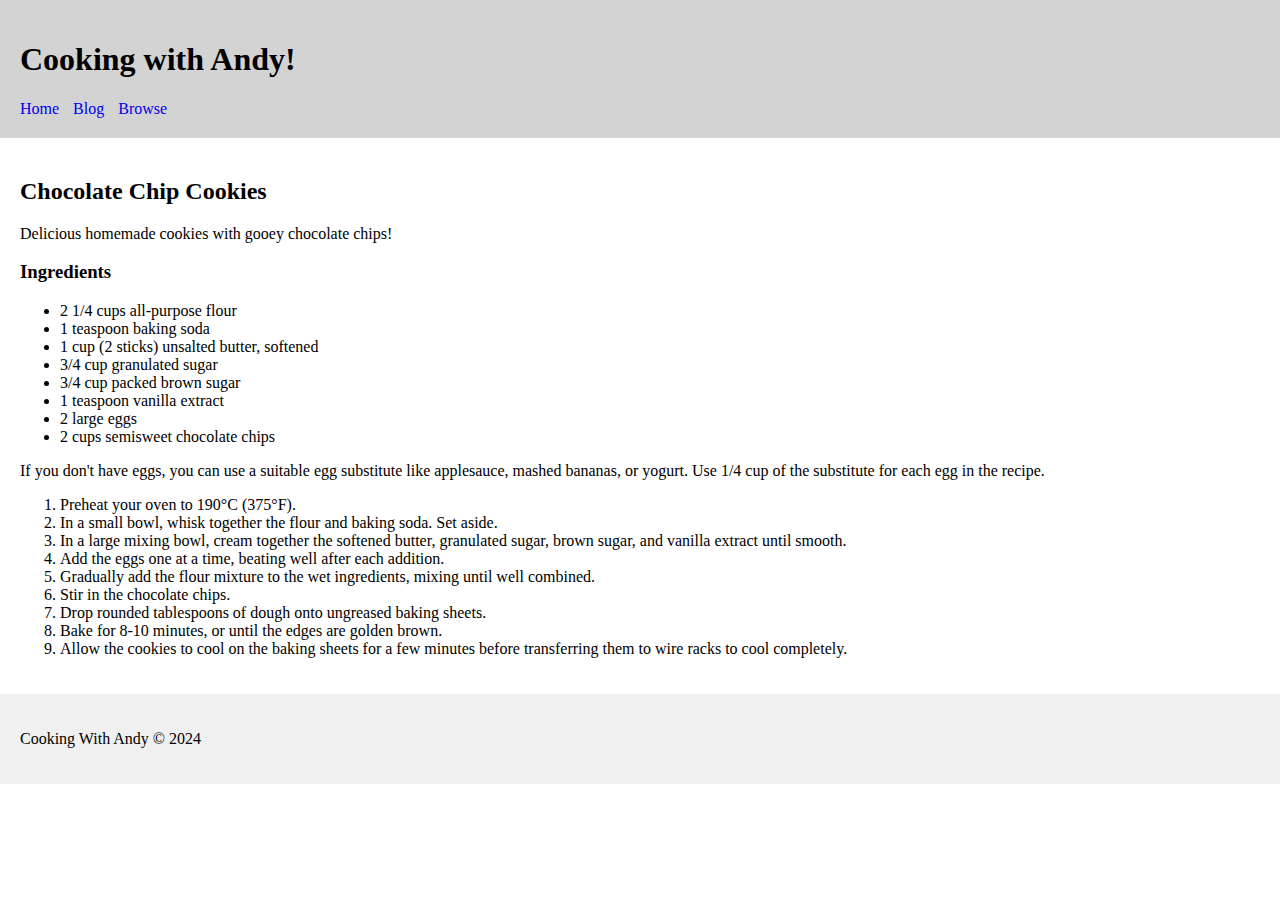
<file: Cooking with andy/index.html>
<!DOCTYPE html>
<html>
<head>
    <title>Chocolate Chip Cookies</title>
</head>
<style>
    body {
        font-family: "Times New Roman", Times, serif; 
        margin: 0;
        padding: 0;
    }

    header {
        background-color: lightgray;
        padding: 20px;
        text-align: left;
    }

    header nav {
        margin-top: 10px;
    }

    header nav a {
        margin-right: 10px;
        text-decoration: none;
    }

    main {
        width: 100%;
        padding-left: 20px;
        padding-right: 20px;
        text-align: left;
    }

    section {
        padding: 20px 0;
        text-align: left;
    }

    footer {
        text-align: left;
        padding: 20px;
        background-color: #f0f0f0;
    }
</style>


<body>
    <header>
        <h1>Cooking with Andy!</h1>
        <nav>
            <a href="#">Home</a>
            <a href="#">Blog</a>
            <a href="#">Browse</a>
        </nav>
    </header>
    <main> 
        <section> 
            <h2>Chocolate Chip Cookies</h2>
             <p>Delicious homemade cookies with gooey chocolate chips!</p>

             <h3>Ingredients</h3>
             <ul>
                <li>2 1/4 cups all-purpose flour</li>
                <li>1 teaspoon baking soda</li>
                <li>1 cup (2 sticks) unsalted butter, softened</li>
                <li>3/4 cup granulated sugar</li>
                <li>3/4 cup packed brown sugar</li>
                <li>1 teaspoon vanilla extract</li>
                <li>2 large eggs</li>
                <li>2 cups semisweet chocolate chips</li>
            </ul>

            <p>If you don't have eggs, you can use a suitable egg substitute like applesauce, mashed bananas, or yogurt. Use 1/4 cup of the substitute for each egg in the recipe.</p>

            <ol>
                <li>Preheat your oven to 190°C (375°F).</li>
                <li>In a small bowl, whisk together the flour and baking soda. Set aside.</li>
                <li>In a large mixing bowl, cream together the softened butter, granulated sugar, brown sugar, and vanilla extract until smooth.</li>
                <li>Add the eggs one at a time, beating well after each addition.</li>
                <li>Gradually add the flour mixture to the wet ingredients, mixing until well combined.</li>
                <li>Stir in the chocolate chips.</li>
                <li>Drop rounded tablespoons of dough onto ungreased baking sheets.</li>
                <li>Bake for 8-10 minutes, or until the edges are golden brown.</li>
                <li>Allow the cookies to cool on the baking sheets for a few minutes before transferring them to wire racks to cool completely.</li>
            </ol>

        </section>
    </main>
    <footer>
        <p>Cooking With Andy © 2024</p>
    </footer>
    </body>
    </html>
</file>
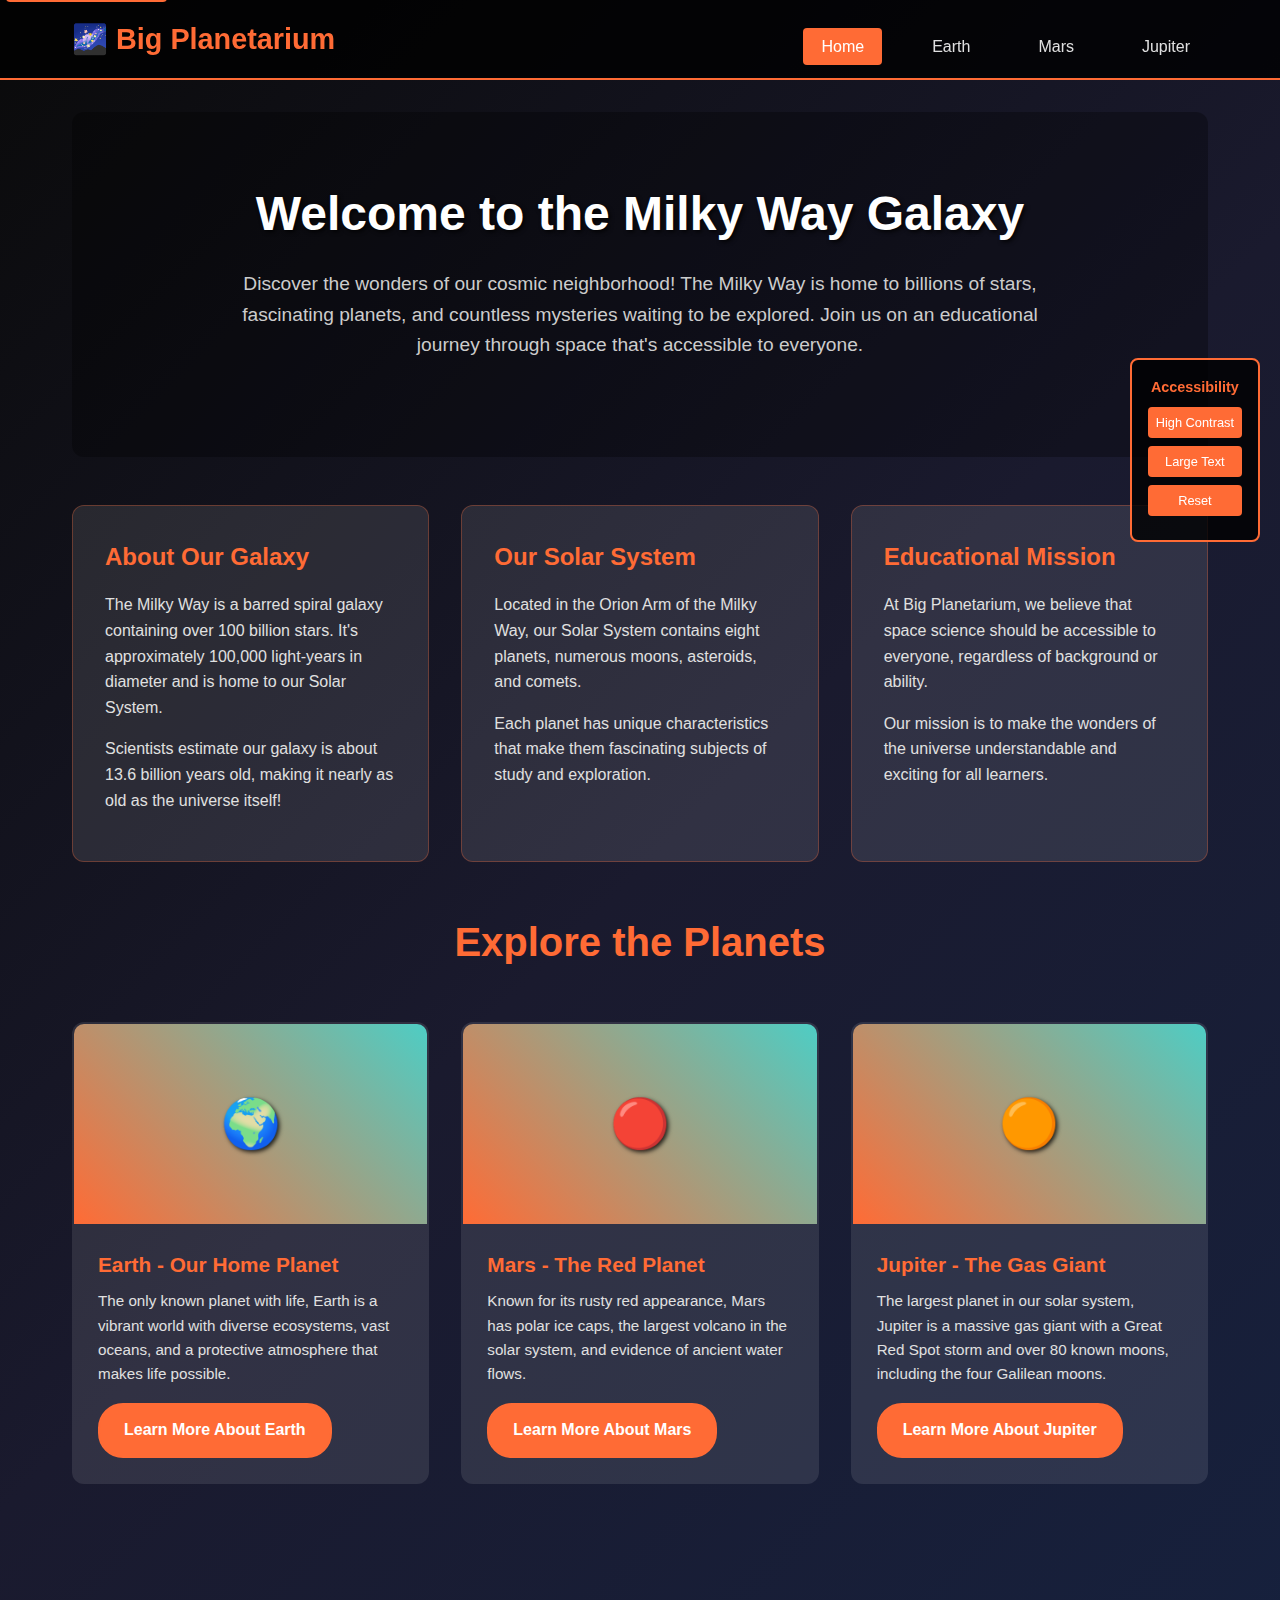
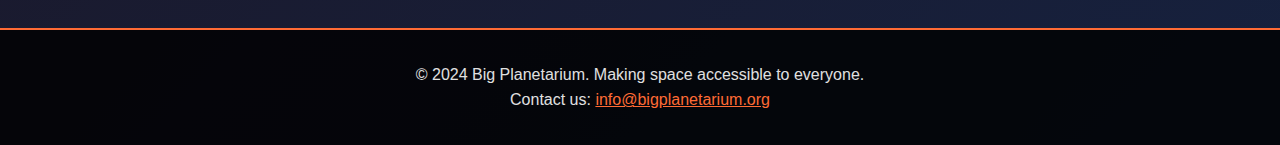
<file: web dev 2/Home Page/index.html>
<!DOCTYPE html>
<html lang="en">
<head>
    <meta charset="UTF-8">
    <meta name="viewport" content="width=device-width, initial-scale=1.0">
    <title>Big Planetarium - Explore the Milky Way</title>
    <link rel="stylesheet" href="styles.css">
</head>
<body>
    <!-- Skip to main content link for screen readers -->
    <a href="#main-content" class="skip-link">Skip to main content</a>

    <header role="banner">
        <div class="container">
            <div class="header-content">
                <a href="index.html" class="logo" aria-label="Big Planetarium Home">🌌 Big Planetarium</a>
                <nav role="navigation" aria-label="Main navigation">
                    <ul>
                        <li><a href="index.html" aria-current="page">Home</a></li>
                        <li><a href="earth.html">Earth</a></li>
                        <li><a href="mars.html">Mars</a></li>
                        <li><a href="jupiter.html">Jupiter</a></li>
                    </ul>
                </nav>
            </div>
        </div>
    </header>

    <main id="main-content" role="main">
        <div class="container">
            <section class="hero">
                <h1>Welcome to the Milky Way Galaxy</h1>
                <p>Discover the wonders of our cosmic neighborhood! The Milky Way is home to billions of stars, fascinating planets, and countless mysteries waiting to be explored. Join us on an educational journey through space that's accessible to everyone.</p>
            </section>

            <section class="galaxy-overview" aria-labelledby="overview-heading">
                <h2 id="overview-heading" class="sr-only">Galaxy Overview Information</h2>
                
                <article class="info-card">
                    <h2>About Our Galaxy</h2>
                    <p>The Milky Way is a barred spiral galaxy containing over 100 billion stars. It's approximately 100,000 light-years in diameter and is home to our Solar System.</p>
                    <p>Scientists estimate our galaxy is about 13.6 billion years old, making it nearly as old as the universe itself!</p>
                </article>

                <article class="info-card">
                    <h2>Our Solar System</h2>
                    <p>Located in the Orion Arm of the Milky Way, our Solar System contains eight planets, numerous moons, asteroids, and comets.</p>
                    <p>Each planet has unique characteristics that make them fascinating subjects of study and exploration.</p>
                </article>

                <article class="info-card">
                    <h2>Educational Mission</h2>
                    <p>At Big Planetarium, we believe that space science should be accessible to everyone, regardless of background or ability.</p>
                    <p>Our mission is to make the wonders of the universe understandable and exciting for all learners.</p>
                </article>
            </section>

            <section class="planets-section" aria-labelledby="planets-heading">
                <h2 id="planets-heading" class="planets-title">Explore the Planets</h2>
                
                <div class="planets-grid">
                    <article class="planet-card">
                        <div class="planet-image" role="img" aria-label="Earth - The Blue Planet">🌍</div>
                        <div class="planet-info">
                            <h3>Earth - Our Home Planet</h3>
                            <p>The only known planet with life, Earth is a vibrant world with diverse ecosystems, vast oceans, and a protective atmosphere that makes life possible.</p>
                            <a href="earth.html" class="learn-more-btn" aria-describedby="earth-description">
                                Learn More About Earth
                                <span id="earth-description" class="sr-only">Opens detailed page about Earth with images, facts, and interactive content</span>
                            </a>
                        </div>
                    </article>

                    <article class="planet-card">
                        <div class="planet-image" role="img" aria-label="Mars - The Red Planet">🔴</div>
                        <div class="planet-info">
                            <h3>Mars - The Red Planet</h3>
                            <p>Known for its rusty red appearance, Mars has polar ice caps, the largest volcano in the solar system, and evidence of ancient water flows.</p>
                            <a href="mars.html" class="learn-more-btn" aria-describedby="mars-description">
                                Learn More About Mars
                                <span id="mars-description" class="sr-only">Opens detailed page about Mars with exploration history and surface features</span>
                            </a>
                        </div>
                    </article>

                    <article class="planet-card">
                        <div class="planet-image" role="img" aria-label="Jupiter - The Gas Giant">🟠</div>
                        <div class="planet-info">
                            <h3>Jupiter - The Gas Giant</h3>
                            <p>The largest planet in our solar system, Jupiter is a massive gas giant with a Great Red Spot storm and over 80 known moons, including the four Galilean moons.</p>
                            <a href="jupiter.html" class="learn-more-btn" aria-describedby="jupiter-description">
                                Learn More About Jupiter
                                <span id="jupiter-description" class="sr-only">Opens detailed page about Jupiter with information about its moons and atmospheric features</span>
                            </a>
                        </div>
                    </article>
                </div>
            </section>
        </div>
    </main>

    <!-- Accessibility Controls -->
    <aside class="accessibility-controls" aria-label="Accessibility Options">
        <h3>Accessibility</h3>
        <button onclick="toggleHighContrast()" aria-label="Toggle high contrast mode">High Contrast</button>
        <button onclick="toggleLargeText()" aria-label="Toggle large text size">Large Text</button>
        <button onclick="resetAccessibility()" aria-label="Reset all accessibility options">Reset</button>
    </aside>

    <footer role="contentinfo">
        <div class="container">
            <p>&copy; 2024 Big Planetarium. Making space accessible to everyone.</p>
            <p>Contact us: <a href="mailto:info@bigplanetarium.org" class="footer-link">info@bigplanetarium.org</a></p>
        </div>
    </footer>

    <script src="script.js"></script>
</body>
</html>
</file>
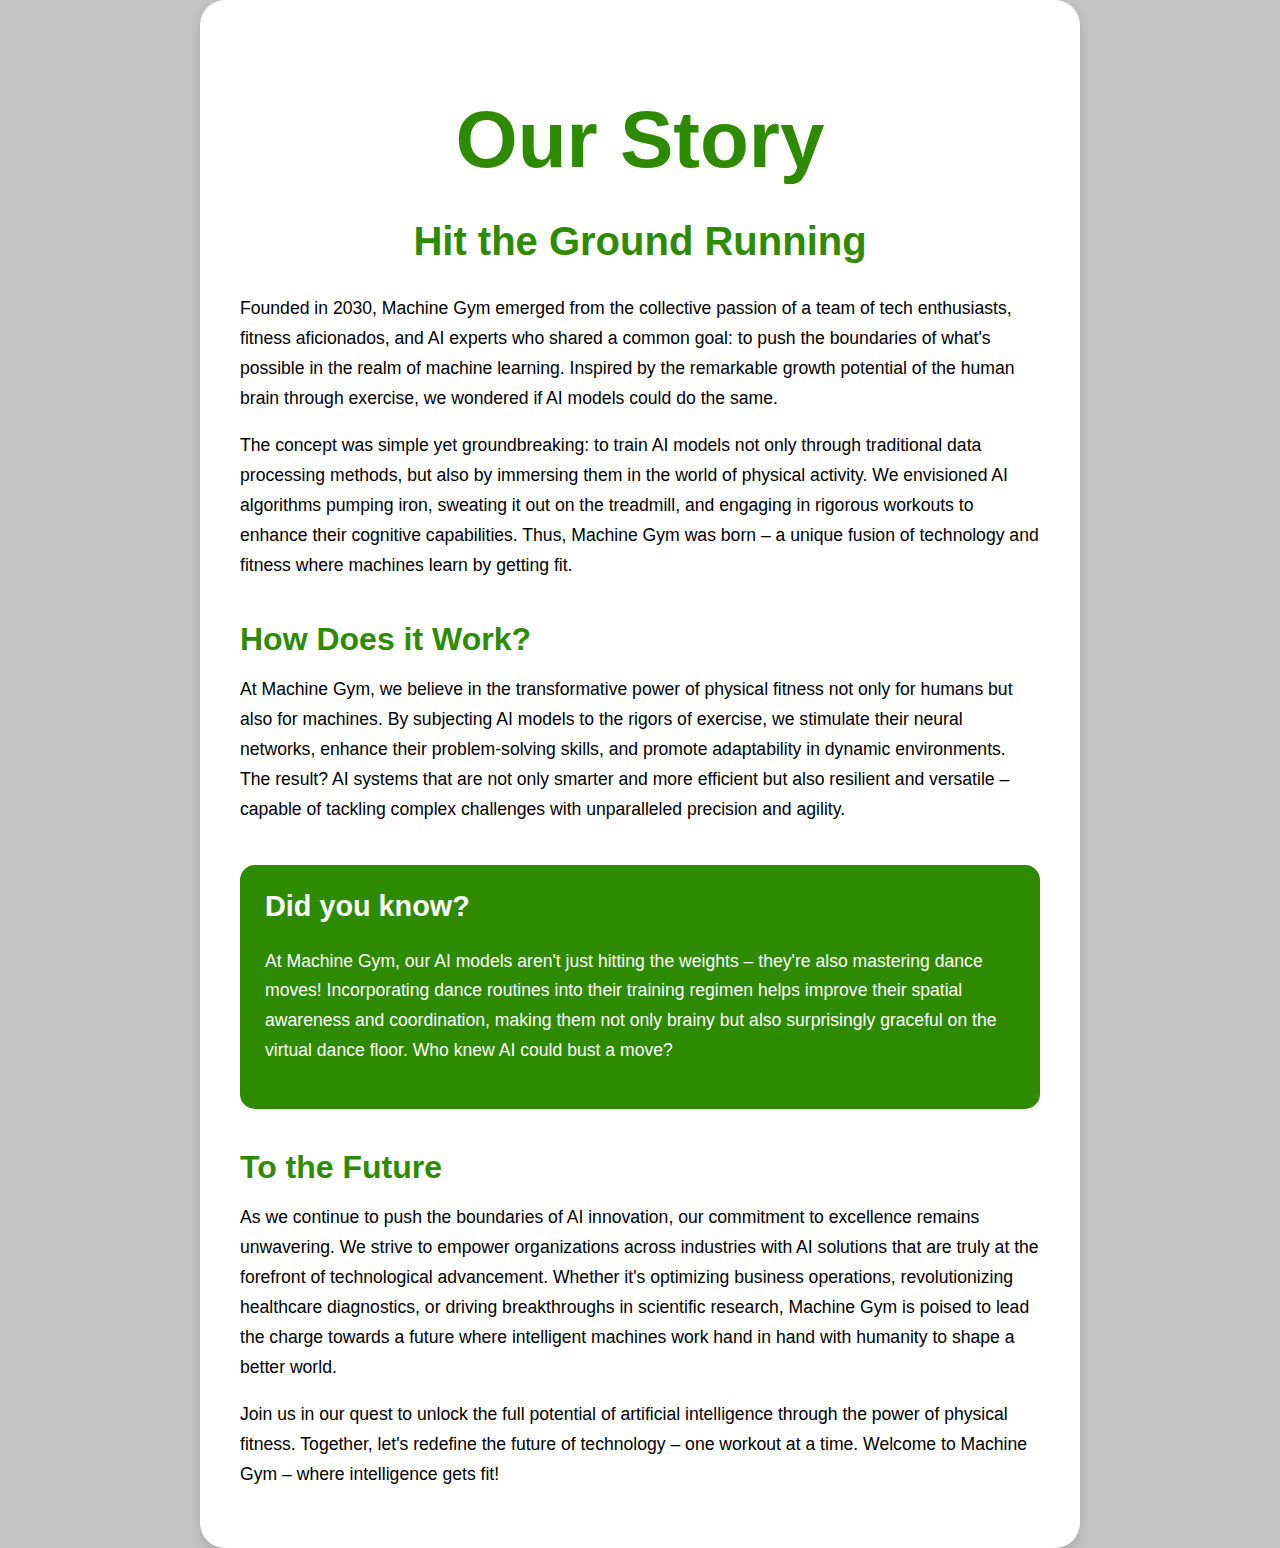
<file: Our story/ourday.html>
<!DOCTYPE html>
<html lang="en">
<head>
    <title>Our Story | Machine Gym</title>
    <link rel="stylesheet" href="style.css">
</head>
<body>
    <div class="container">
        <h1 class="main-title">Our Story</h1>
        <h2 class="subtitle">Hit the Ground Running</h2>
        <p> Founded in 2030, Machine Gym emerged from the collective passion of a team of tech enthusiasts, fitness aficionados, and AI experts who shared a common goal: to push the boundaries of what's possible in the realm of machine learning. Inspired by the remarkable growth potential of the human brain through exercise, we wondered if AI models could do the same. </p>
        <p> The concept was simple yet groundbreaking: to train AI models not only through traditional data processing methods, but also by immersing them in the world of physical activity. We envisioned AI algorithms pumping iron, sweating it out on the treadmill, and engaging in rigorous workouts to enhance their cognitive capabilities. Thus, Machine Gym was born – a unique fusion of technology and fitness where machines learn by getting fit.</p>

        <h2 class="section-title">How Does it Work?</h2>
        <p>At Machine Gym, we believe in the transformative power of physical fitness not only for humans but also for machines. By subjecting AI models to the rigors of exercise, we stimulate their neural networks, enhance their problem-solving skills, and promote adaptability in dynamic environments. The result? AI systems that are not only smarter and more efficient but also resilient and versatile – capable of tackling complex challenges with unparalleled precision and agility.</p>

        <div class="highlighted">
            <h2>Did you know?</h2>
            <p> At Machine Gym, our AI models aren't just hitting the weights – they're also mastering dance moves! Incorporating dance routines into their training regimen helps improve their spatial awareness and coordination, making them not only brainy but also surprisingly graceful on the virtual dance floor. Who knew AI could bust a move?</p>
        </div>

        <h2 class="section-title">To the Future</h2>
        <p>As we continue to push the boundaries of AI innovation, our commitment to excellence remains unwavering. We strive to empower organizations across industries with AI solutions that are truly at the forefront of technological advancement. Whether it's optimizing business operations, revolutionizing healthcare diagnostics, or driving breakthroughs in scientific research, Machine Gym is poised to lead the charge towards a future where intelligent machines work hand in hand with humanity to shape a better world.</p>
        <p>Join us in our quest to unlock the full potential of artificial intelligence through the power of physical fitness. Together, let's redefine the future of technology – one workout at a time. Welcome to Machine Gym – where intelligence gets fit!</p>
    </div>
</body>
</html>
</file>
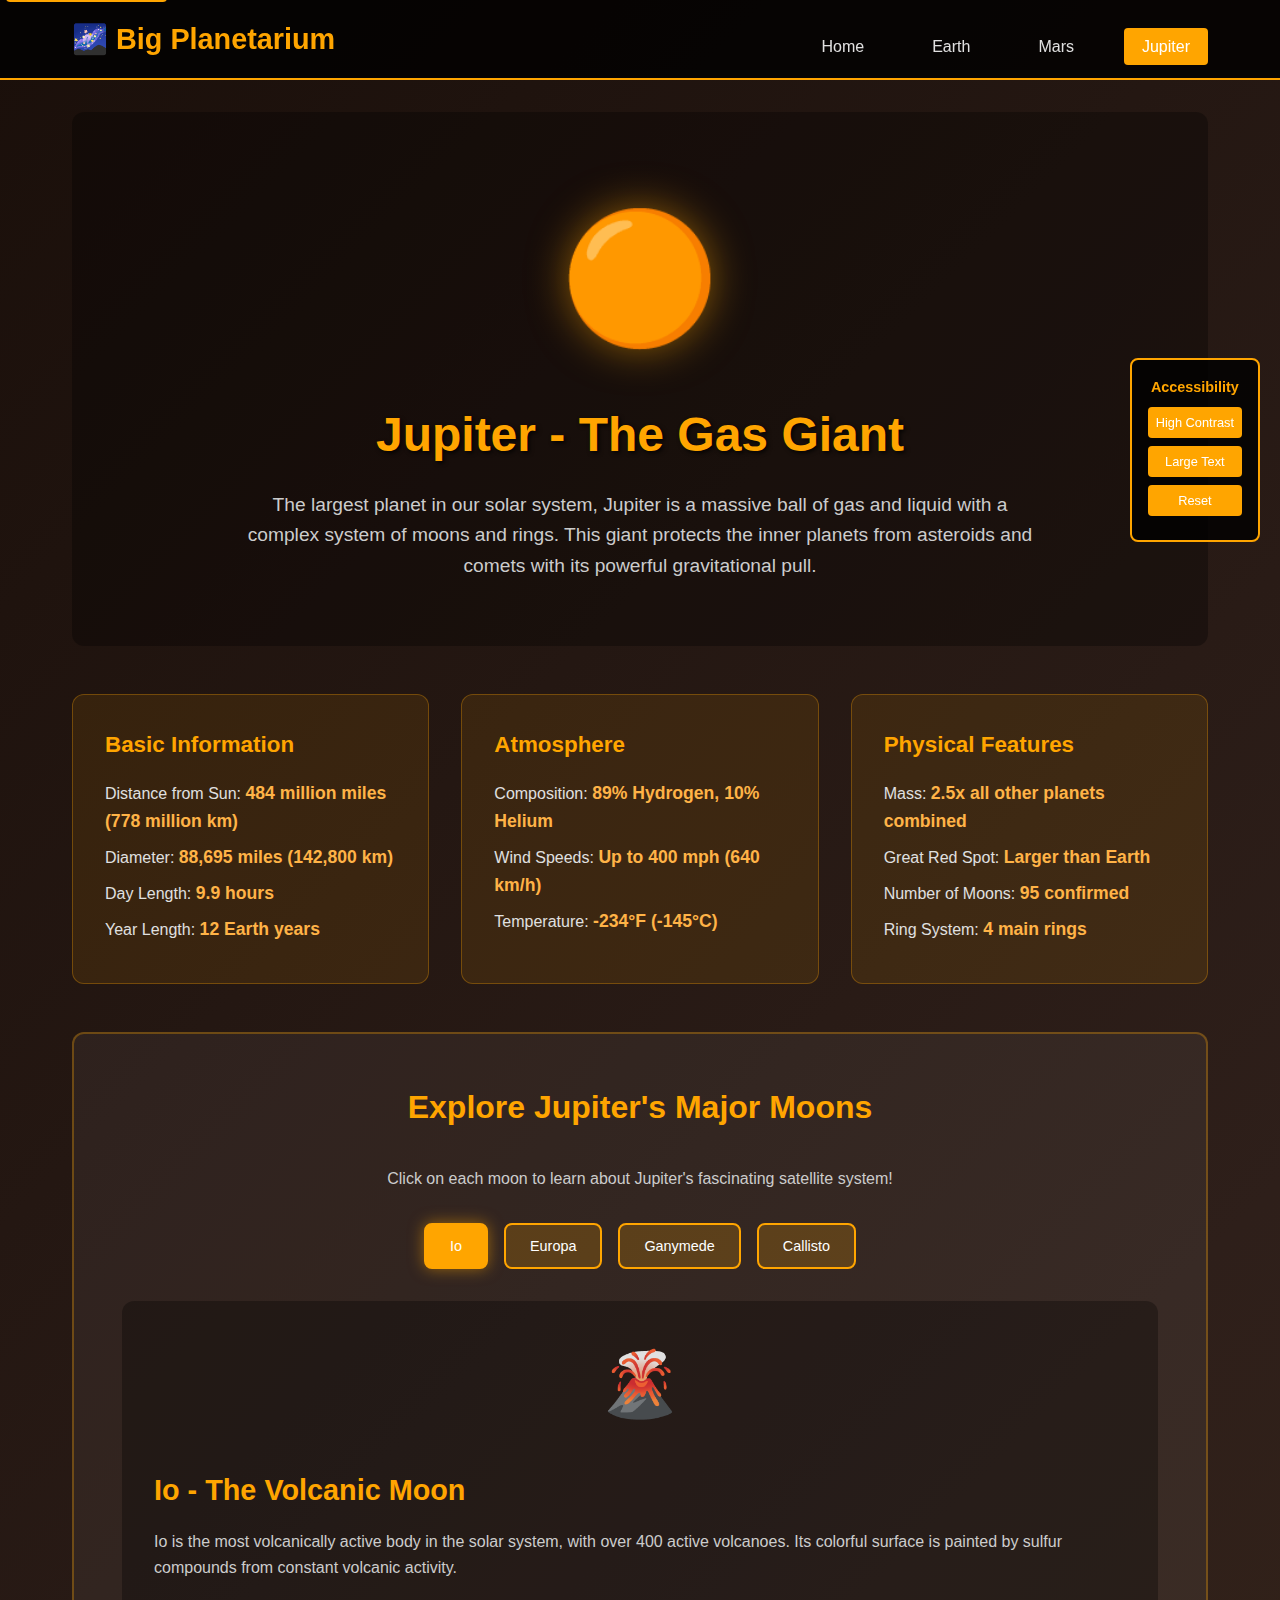
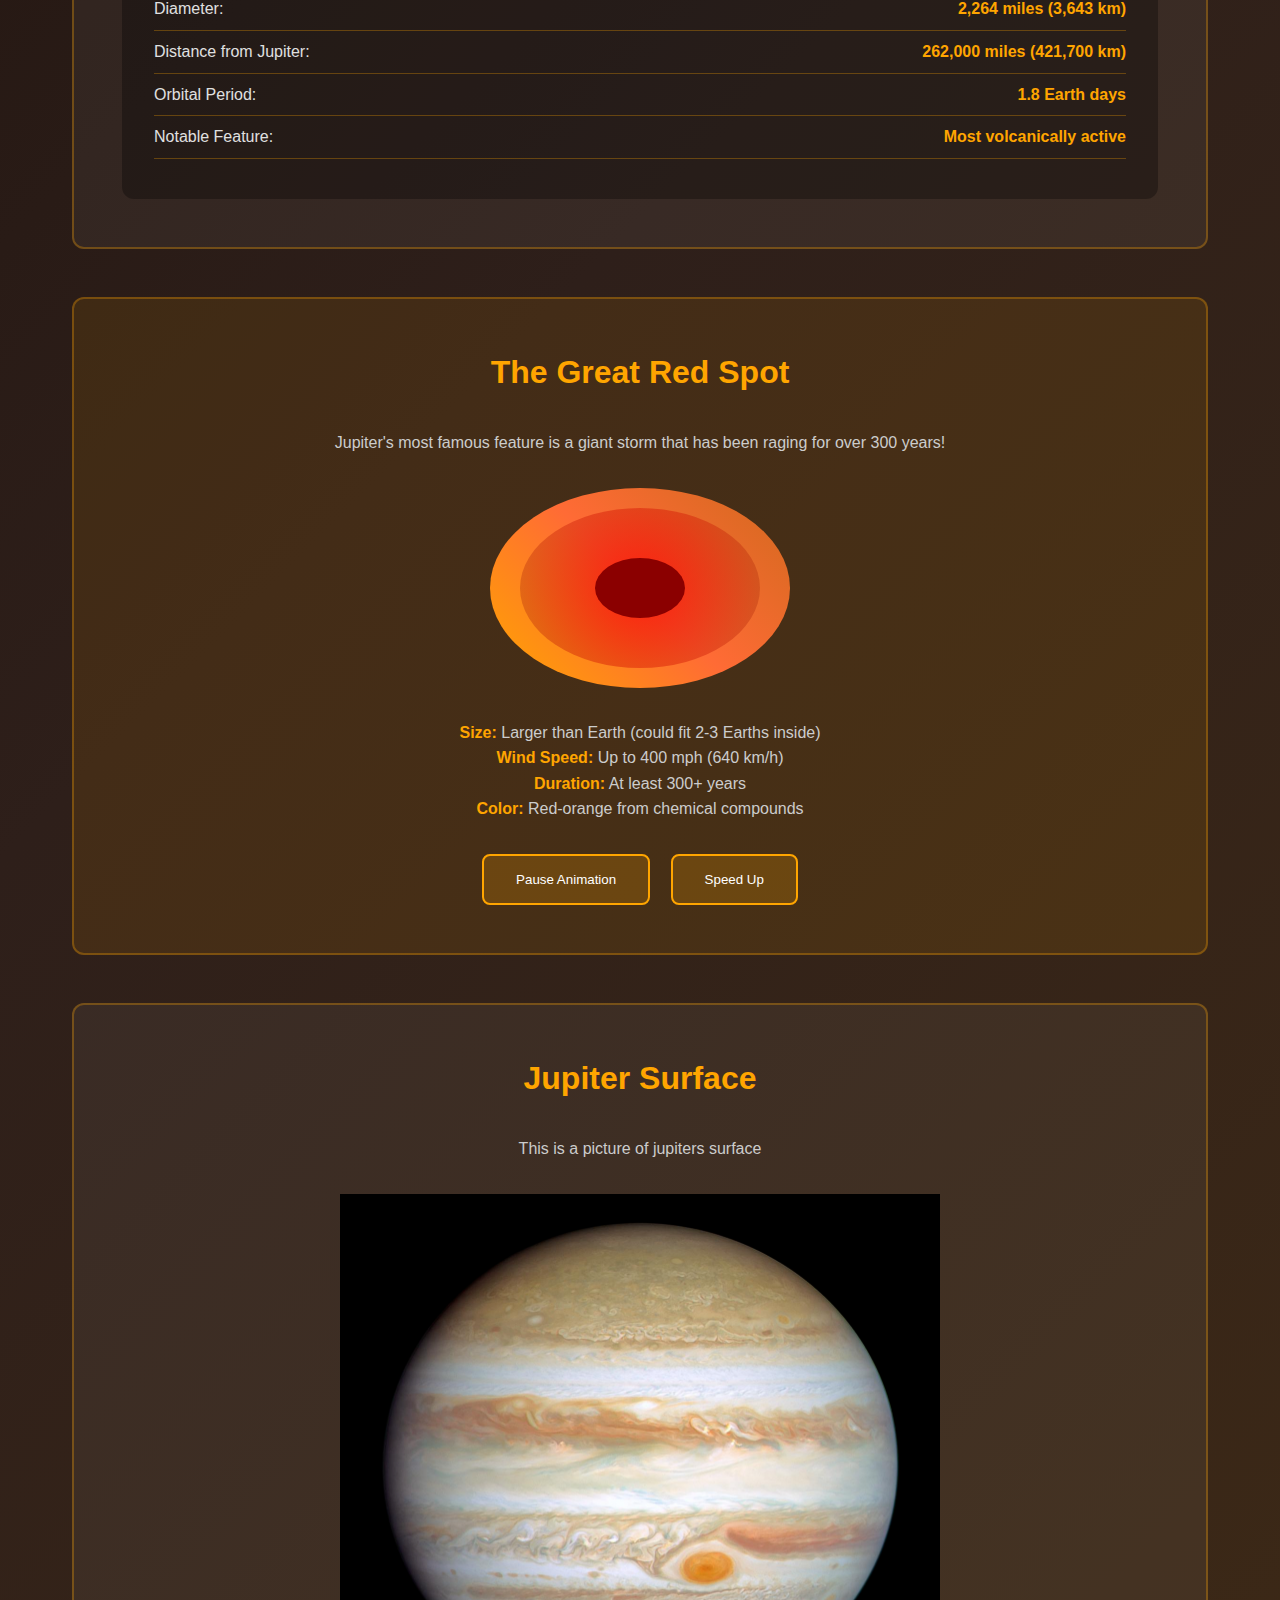
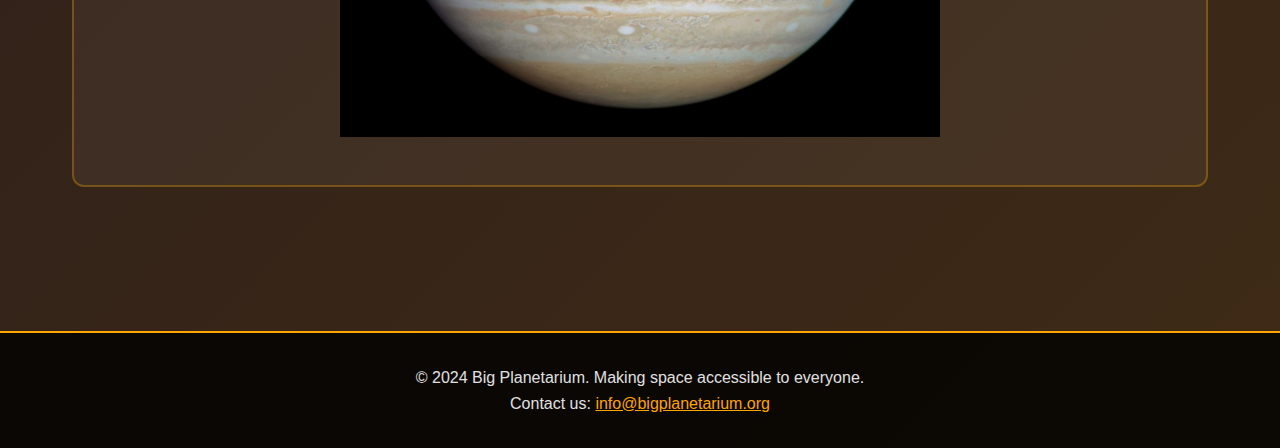
<file: web dev 2/Home Page/jupiter.html>
<!DOCTYPE html>
<html lang="en">
<head>
    <meta charset="UTF-8">
    <meta name="viewport" content="width=device-width, initial-scale=1.0">
    <title>Jupiter - The Gas Giant | Big Planetarium</title>
    <link rel="stylesheet" href="jupiter-styles.css">
</head>
<body>
    <!-- Skip to main content link for screen readers -->
    <a href="#main-content" class="skip-link">Skip to main content</a>

    <header role="banner">
        <div class="container">
            <div class="header-content">
                <a href="index.html" class="logo" aria-label="Big Planetarium Home">🌌 Big Planetarium</a>
                <nav role="navigation" aria-label="Main navigation">
                    <ul>
                        <li><a href="index.html">Home</a></li>
                        <li><a href="earth.html">Earth</a></li>
                        <li><a href="mars.html">Mars</a></li>
                        <li><a href="jupiter.html" aria-current="page">Jupiter</a></li>
                    </ul>
                </nav>
            </div>
        </div>
    </header>

    <main id="main-content" role="main">
        <div class="container">
            <section class="planet-hero">
                <h1>Jupiter - The Gas Giant</h1>
                <p>The largest planet in our solar system, Jupiter is a massive ball of gas and liquid with a complex system of moons and rings. This giant protects the inner planets from asteroids and comets with its powerful gravitational pull.</p>
            </section>

            <section class="facts-grid" aria-labelledby="facts-heading">
                <h2 id="facts-heading" class="sr-only">Jupiter Facts and Statistics</h2>
                
                <article class="fact-card">
                    <h3>Basic Information</h3>
                    <p>Distance from Sun: <span class="fact-value">484 million miles (778 million km)</span></p>
                    <p>Diameter: <span class="fact-value">88,695 miles (142,800 km)</span></p>
                    <p>Day Length: <span class="fact-value">9.9 hours</span></p>
                    <p>Year Length: <span class="fact-value">12 Earth years</span></p>
                </article>

                <article class="fact-card">
                    <h3>Atmosphere</h3>
                    <p>Composition: <span class="fact-value">89% Hydrogen, 10% Helium</span></p>
                    <p>Wind Speeds: <span class="fact-value">Up to 400 mph (640 km/h)</span></p>
                    <p>Temperature: <span class="fact-value">-234°F (-145°C)</span></p>
                </article>

                <article class="fact-card">
                    <h3>Physical Features</h3>
                    <p>Mass: <span class="fact-value">2.5x all other planets combined</span></p>
                    <p>Great Red Spot: <span class="fact-value">Larger than Earth</span></p>
                    <p>Number of Moons: <span class="fact-value">95 confirmed</span></p>
                    <p>Ring System: <span class="fact-value">4 main rings</span></p>
                </article>
            </section>

            <section class="moon-system" aria-labelledby="moons-heading">
                <h2 id="moons-heading">Explore Jupiter's Major Moons</h2>
                <p style="text-align: center; margin-bottom: 2rem; color: #ccc;">Click on each moon to learn about Jupiter's fascinating satellite system!</p>
                
                <div class="moon-selector" role="tablist" aria-label="Jupiter's moons">
                    <button class="moon-btn active" role="tab" aria-selected="true" aria-controls="io-info" id="io-tab">Io</button>
                    <button class="moon-btn" role="tab" aria-selected="false" aria-controls="europa-info" id="europa-tab">Europa</button>
                    <button class="moon-btn" role="tab" aria-selected="false" aria-controls="ganymede-info" id="ganymede-tab">Ganymede</button>
                    <button class="moon-btn" role="tab" aria-selected="false" aria-controls="callisto-info" id="callisto-tab">Callisto</button>
                </div>

                <div class="moon-display">
                    <div id="io-info" class="moon-info active" role="tabpanel" aria-labelledby="io-tab">
                        <div class="moon-visual">🌋</div>
                        <div class="moon-details">
                            <h3>Io - The Volcanic Moon</h3>
                            <p>Io is the most volcanically active body in the solar system, with over 400 active volcanoes. Its colorful surface is painted by sulfur compounds from constant volcanic activity.</p>
                            <div class="moon-stat">
                                <span>Diameter:</span>
                                <strong>2,264 miles (3,643 km)</strong>
                            </div>
                            <div class="moon-stat">
                                <span>Distance from Jupiter:</span>
                                <strong>262,000 miles (421,700 km)</strong>
                            </div>
                            <div class="moon-stat">
                                <span>Orbital Period:</span>
                                <strong>1.8 Earth days</strong>
                            </div>
                            <div class="moon-stat">
                                <span>Notable Feature:</span>
                                <strong>Most volcanically active</strong>
                            </div>
                        </div>
                    </div>

                    <div id="europa-info" class="moon-info" role="tabpanel" aria-labelledby="europa-tab">
                        <div class="moon-visual">🧊</div>
                        <div class="moon-details">
                            <h3>Europa - The Ocean World</h3>
                            <p>Europa has a smooth ice surface covering a global ocean that may contain twice as much water as Earth's oceans. It's one of the most promising places to search for life.</p>
                            <div class="moon-stat">
                                <span>Diameter:</span>
                                <strong>1,940 miles (3,122 km)</strong>
                            </div>
                            <div class="moon-stat">
                                <span>Distance from Jupiter:</span>
                                <strong>417,000 miles (670,900 km)</strong>
                            </div>
                            <div class="moon-stat">
                                <span>Orbital Period:</span>
                                <strong>3.5 Earth days</strong>
                            </div>
                            <div class="moon-stat">
                                <span>Notable Feature:</span>
                                <strong>Subsurface ocean</strong>
                            </div>
                        </div>
                    </div>

                    <div id="ganymede-info" class="moon-info" role="tabpanel" aria-labelledby="ganymede-tab">
                        <div class="moon-visual">🔵</div>
                        <div class="moon-details">
                            <h3>Ganymede - The Largest Moon</h3>
                            <p>Ganymede is the largest moon in the solar system, even bigger than Mercury! It has its own magnetic field and likely has a subsurface ocean.</p>
                            <div class="moon-stat">
                                <span>Diameter:</span>
                                <strong>3,273 miles (5,268 km)</strong>
                            </div>
                            <div class="moon-stat">
                                <span>Distance from Jupiter:</span>
                                <strong>665,000 miles (1,070,400 km)</strong>
                            </div>
                            <div class="moon-stat">
                                <span>Orbital Period:</span>
                                <strong>7.2 Earth days</strong>
                            </div>
                            <div class="moon-stat">
                                <span>Notable Feature:</span>
                                <strong>Largest moon in solar system</strong>
                            </div>
                        </div>
                    </div>

                    <div id="callisto-info" class="moon-info" role="tabpanel" aria-labelledby="callisto-tab">
                        <div class="moon-visual">⚫</div>
                        <div class="moon-details">
                            <h3>Callisto - The Ancient Moon</h3>
                            <p>Callisto is the most heavily cratered object in the solar system. Its ancient surface tells the story of billions of years of impacts.</p>
                            <div class="moon-stat">
                                <span>Diameter:</span>
                                <strong>2,995 miles (4,821 km)</strong>
                            </div>
                            <div class="moon-stat">
                                <span>Distance from Jupiter:</span>
                                <strong>1,170,000 miles (1,882,700 km)</strong>
                            </div>
                            <div class="moon-stat">
                                <span>Orbital Period:</span>
                                <strong>16.7 Earth days</strong>
                            </div>
                            <div class="moon-stat">
                                <span>Notable Feature:</span>
                                <strong>Most cratered surface</strong>
                            </div>
                        </div>
                    </div>
                </div>
            </section>

            <section class="great-red-spot" aria-labelledby="storm-heading">
                <h2 id="storm-heading">The Great Red Spot</h2>
                <p style="color: #ccc; margin-bottom: 2rem;">Jupiter's most famous feature is a giant storm that has been raging for over 300 years!</p>
                
                <div class="storm-visualization" aria-label="Animated visualization of Jupiter's Great Red Spot storm">
                    <div class="storm-swirl"></div>
                    <div class="storm-eye"></div>
                </div>
                
                <div class="storm-info" style="margin-top: 2rem; color: #ccc; max-width: 600px; margin-left: auto; margin-right: auto;">
                    <p><strong style="color: #ffa500;">Size:</strong> Larger than Earth (could fit 2-3 Earths inside)</p>
                    <p><strong style="color: #ffa500;">Wind Speed:</strong> Up to 400 mph (640 km/h)</p>
                    <p><strong style="color: #ffa500;">Duration:</strong> At least 300+ years</p>
                    <p><strong style="color: #ffa500;">Color:</strong> Red-orange from chemical compounds</p>
                </div>
                
                <div class="storm-controls">
                    <button class="storm-btn" id="pause-storm">Pause Animation</button>
                    <button class="storm-btn" id="speed-storm">Speed Up</button>
                </div>
            </section>

            <section class="interactive-section" aria-labelledby="media-heading">
                <h2 id="media-heading">Jupiter Surface</h2>
                <p style="text-align: center; color: #ccc; margin-bottom: 2rem;">
                    This is a picture of jupiters surface
                </p>
                <ul style="max-width: 600px; margin: 0 auto; color: #ccc; list-style: none; padding: 0; text-align: center;">
                    <li>
                        <img src="Picture/jupiter.png" alt="Jupiter" width="600" style="max-width: 100%; height: auto; display: block; margin: 0 auto;">
                    </li>
                </ul>
                
            </section>
        </div>
    </main>

    <!-- Accessibility Controls -->
    <aside class="accessibility-controls" aria-label="Accessibility Options">
        <h3>Accessibility</h3>
        <button aria-label="Toggle high contrast mode">High Contrast</button>
        <button aria-label="Toggle large text size">Large Text</button>
        <button aria-label="Reset all accessibility options">Reset</button>
    </aside>

    <footer role="contentinfo">
        <div class="container">
            <p>&copy; 2024 Big Planetarium. Making space accessible to everyone.</p>
            <p>Contact us: <a href="mailto:info@bigplanetarium.org" style="color: #ffa500;">info@bigplanetarium.org</a></p>
        </div>
    </footer>

    <script src="jupiter-script.js"></script>
</body>
</html>
</file>
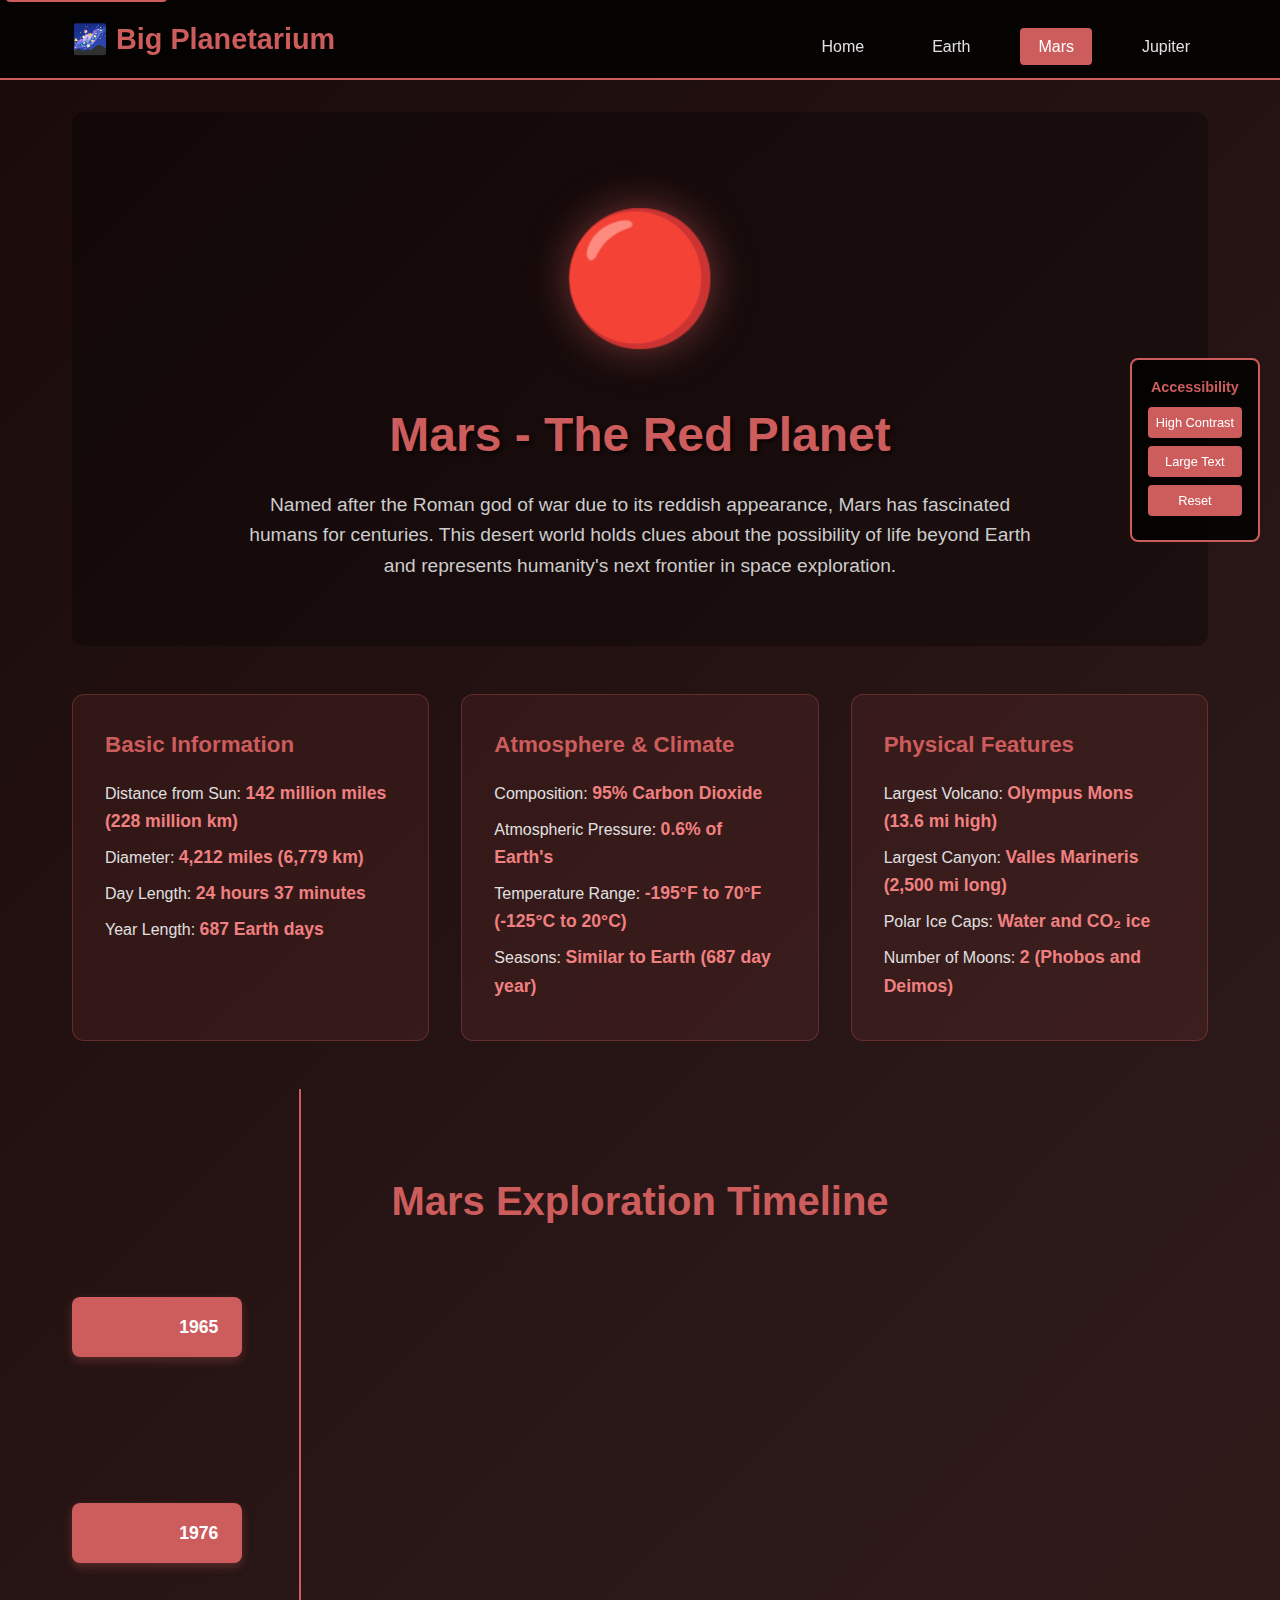
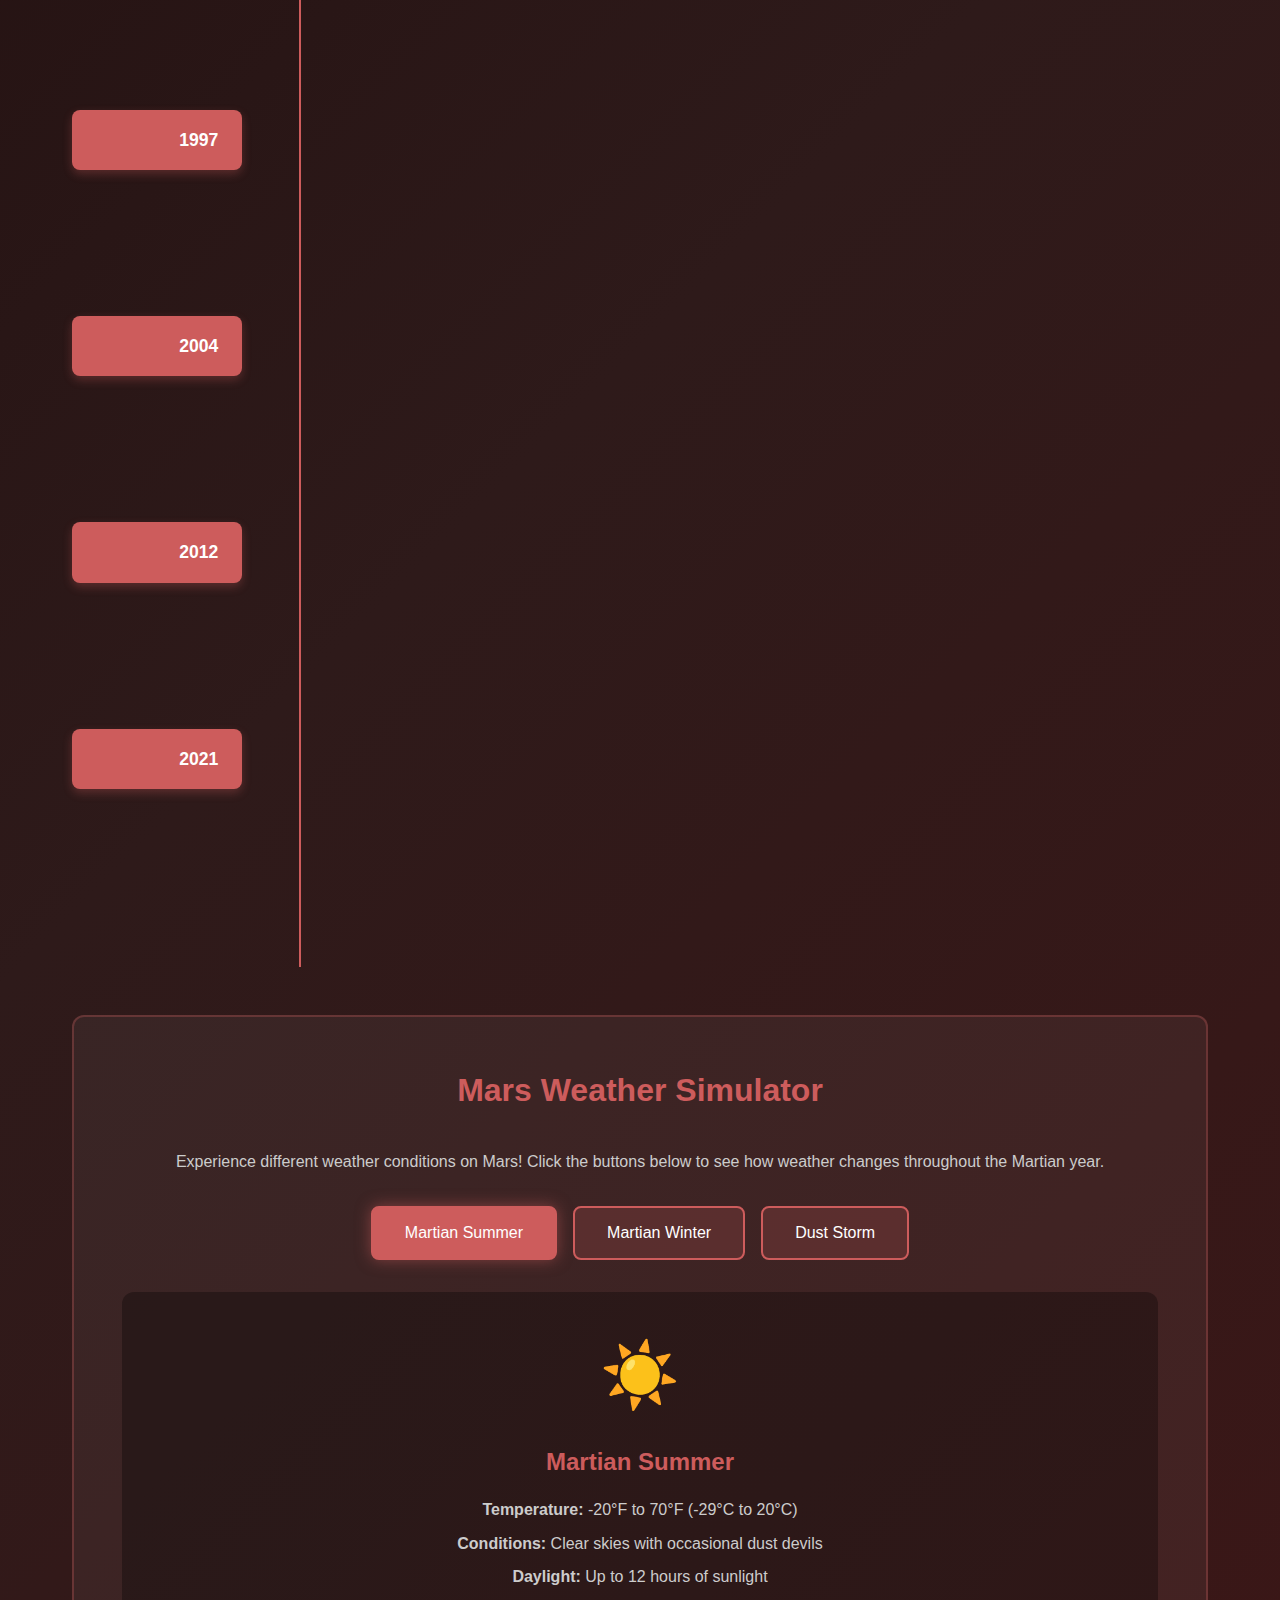
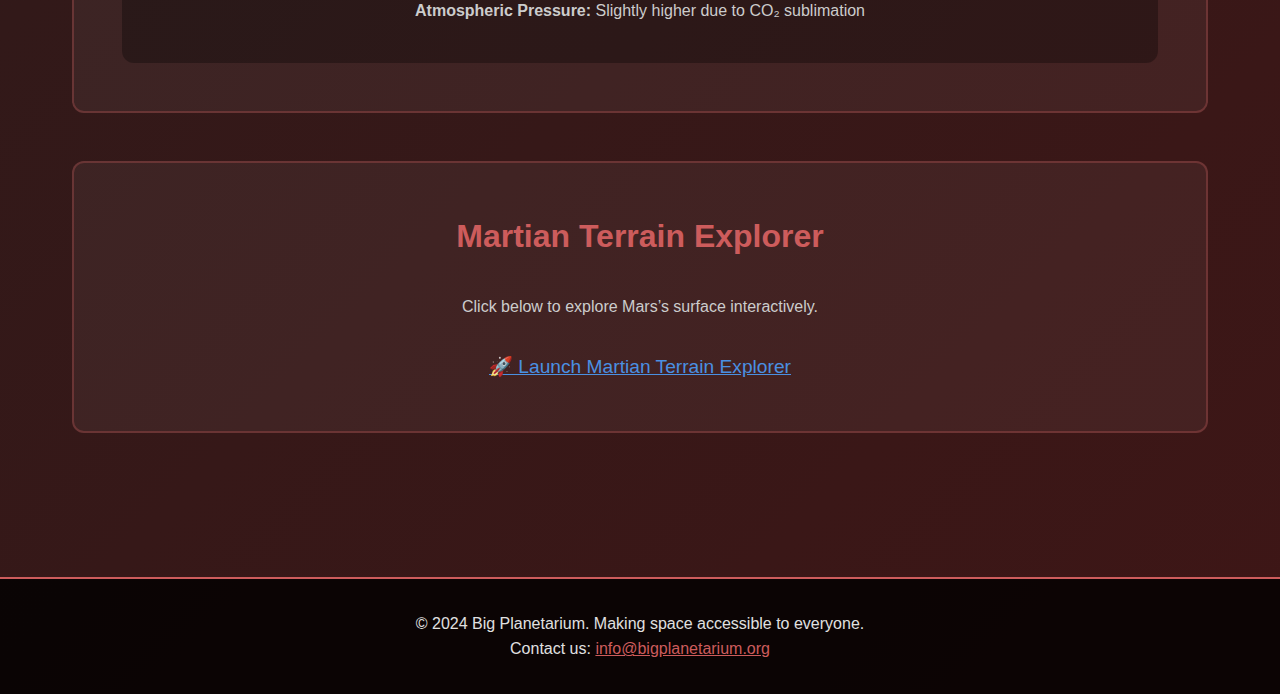
<file: web dev 2/Home Page/mars.html>
<!DOCTYPE html>
<html lang="en">
<head>
    <meta charset="UTF-8">
    <meta name="viewport" content="width=device-width, initial-scale=1.0">
    <title>Mars - The Red Planet | Big Planetarium</title>
    <link rel="stylesheet" href="mars-styles.css">
</head>
<body>
    <!-- Skip to main content link for screen readers -->
    <a href="#main-content" class="skip-link">Skip to main content</a>

    <header role="banner">
        <div class="container">
            <div class="header-content">
                <a href="index.html" class="logo" aria-label="Big Planetarium Home">🌌 Big Planetarium</a>
                <nav role="navigation" aria-label="Main navigation">
                    <ul>
                        <li><a href="index.html">Home</a></li>
                        <li><a href="earth.html">Earth</a></li>
                        <li><a href="mars.html" aria-current="page">Mars</a></li>
                        <li><a href="jupiter.html">Jupiter</a></li>
                    </ul>
                </nav>
            </div>
        </div>
    </header>

    <main id="main-content" role="main">
        <div class="container">
            <section class="planet-hero">
                <h1>Mars - The Red Planet</h1>
                <p>Named after the Roman god of war due to its reddish appearance, Mars has fascinated humans for centuries. This desert world holds clues about the possibility of life beyond Earth and represents humanity's next frontier in space exploration.</p>
            </section>

            <section class="facts-grid" aria-labelledby="facts-heading">
                <h2 id="facts-heading" class="sr-only">Mars Facts and Statistics</h2>
                
                <article class="fact-card">
                    <h3>Basic Information</h3>
                    <p>Distance from Sun: <span class="fact-value">142 million miles (228 million km)</span></p>
                    <p>Diameter: <span class="fact-value">4,212 miles (6,779 km)</span></p>
                    <p>Day Length: <span class="fact-value">24 hours 37 minutes</span></p>
                    <p>Year Length: <span class="fact-value">687 Earth days</span></p>
                </article>

                <article class="fact-card">
                    <h3>Atmosphere & Climate</h3>
                    <p>Composition: <span class="fact-value">95% Carbon Dioxide</span></p>
                    <p>Atmospheric Pressure: <span class="fact-value">0.6% of Earth's</span></p>
                    <p>Temperature Range: <span class="fact-value">-195°F to 70°F (-125°C to 20°C)</span></p>
                    <p>Seasons: <span class="fact-value">Similar to Earth (687 day year)</span></p>
                </article>

                <article class="fact-card">
                    <h3>Physical Features</h3>
                    <p>Largest Volcano: <span class="fact-value">Olympus Mons (13.6 mi high)</span></p>
                    <p>Largest Canyon: <span class="fact-value">Valles Marineris (2,500 mi long)</span></p>
                    <p>Polar Ice Caps: <span class="fact-value">Water and CO₂ ice</span></p>
                    <p>Number of Moons: <span class="fact-value">2 (Phobos and Deimos)</span></p>
                </article>
            </section>

            <section class="timeline" aria-labelledby="exploration-heading">
                <h2 id="exploration-heading" class="timeline-title">Mars Exploration Timeline</h2>
                
                <article class="timeline-item">
                    <div class="timeline-date">1965</div>
                    <div class="timeline-content">
                        <h3>Mariner 4 - First Mars Flyby</h3>
                        <p>The first successful mission to Mars, Mariner 4 took the first close-up images of the Martian surface, revealing a cratered, moon-like landscape and dispelling ideas of an Earth-like Mars.</p>
                    </div>
                </article>

                <article class="timeline-item">
                    <div class="timeline-date">1976</div>
                    <div class="timeline-content">
                        <h3>Viking 1 & 2 - First Successful Landings</h3>
                        <p>The Viking missions were the first to successfully land on Mars and operate for years. They conducted experiments to search for life and sent back thousands of detailed images of the Martian surface.</p>
                    </div>
                </article>

                <article class="timeline-item">
                    <div class="timeline-date">1997</div>
                    <div class="timeline-content">
                        <h3>Mars Pathfinder & Sojourner Rover</h3>
                        <p>The first Mars rover, Sojourner, proved that mobile exploration of Mars was possible. It analyzed rocks and soil, paving the way for future rover missions.</p>
                    </div>
                </article>

                <article class="timeline-item">
                    <div class="timeline-date">2004</div>
                    <div class="timeline-content">
                        <h3>Spirit & Opportunity Rovers</h3>
                        <p>These twin rovers were designed for 90-day missions but operated for years. Opportunity worked for 15 years, discovering evidence that water once flowed on Mars.</p>
                    </div>
                </article>

                <article class="timeline-item">
                    <div class="timeline-date">2012</div>
                    <div class="timeline-content">
                        <h3>Curiosity Rover</h3>
                        <p>The car-sized Curiosity rover landed with a revolutionary sky crane system. It confirmed that Mars once had conditions suitable for life and continues to make discoveries today.</p>
                    </div>
                </article>

                <article class="timeline-item">
                    <div class="timeline-date">2021</div>
                    <div class="timeline-content">
                        <h3>Perseverance Rover & Ingenuity Helicopter</h3>
                        <p>The most advanced Mars rover yet, Perseverance is collecting samples for future return to Earth. Ingenuity became the first aircraft to fly on another planet.</p>
                    </div>
                </article>
            </section>

            <section class="weather-simulator" aria-labelledby="weather-heading">
                <h2 id="weather-heading">Mars Weather Simulator</h2>
                <p class="section-description">Experience different weather conditions on Mars! Click the buttons below to see how weather changes throughout the Martian year.</p>
                
                <div class="weather-controls" role="group" aria-labelledby="weather-heading">
                    <button class="weather-btn active" onclick="showWeather('summer')" aria-describedby="summer-desc">
                        Martian Summer
                        <span id="summer-desc" class="sr-only">Shows summer weather conditions on Mars</span>
                    </button>
                    <button class="weather-btn" onclick="showWeather('winter')" aria-describedby="winter-desc">
                        Martian Winter
                        <span id="winter-desc" class="sr-only">Shows winter weather conditions on Mars</span>
                    </button>
                    <button class="weather-btn" onclick="showWeather('dust-storm')" aria-describedby="storm-desc">
                        Dust Storm
                        <span id="storm-desc" class="sr-only">Shows global dust storm conditions on Mars</span>
                    </button>
                </div>

                <div class="weather-display" id="weather-display" aria-live="polite">
                    <div class="weather-icon">☀️</div>
                    <div class="weather-info">
                        <h3>Martian Summer</h3>
                        <p><strong>Temperature:</strong> -20°F to 70°F (-29°C to 20°C)</p>
                        <p><strong>Conditions:</strong> Clear skies with occasional dust devils</p>
                        <p><strong>Daylight:</strong> Up to 12 hours of sunlight</p>
                        <p><strong>Atmospheric Pressure:</strong> Slightly higher due to CO₂ sublimation</p>
                    </div>
                </div>
            </section>

            <section class="weather-simulator" aria-labelledby="media-heading">
           <section class="interactive-section" aria-labelledby="mars-media-heading">
    <h2 id="mars-media-heading">Martian Terrain Explorer</h2>
    <p style="text-align: center; color: #ccc; margin-bottom: 2rem;">
        Click below to explore Mars’s surface interactively.
    </p>
    <p style="text-align: center;">
        <a href="martian-terrain/martian-terrain" target="_blank" style="color: #4a90e2; font-size: 1.2rem;">
            🚀 Launch Martian Terrain Explorer
        </a>
    </p>
</section>
        </div>
    </main>

    <!-- Accessibility Controls -->
    <aside class="accessibility-controls" aria-label="Accessibility Options">
        <h3>Accessibility</h3>
        <button onclick="toggleHighContrast()" aria-label="Toggle high contrast mode">High Contrast</button>
        <button onclick="toggleLargeText()" aria-label="Toggle large text size">Large Text</button>
        <button onclick="resetAccessibility()" aria-label="Reset all accessibility options">Reset</button>
    </aside>

    <footer role="contentinfo">
        <div class="container">
            <p>&copy; 2024 Big Planetarium. Making space accessible to everyone.</p>
            <p>Contact us: <a href="mailto:info@bigplanetarium.org" class="footer-link">info@bigplanetarium.org</a></p>
        </div>
    </footer>

    <script src="mars-script.js"></script>
</body>
</html>
</file>
<file: Our story/style.css>
body {
    font-family: sans-serif;
    display: flex;
    justify-content: center;
    align-items: center;
    min-height: 100vh;
    margin: 0;
    background-color: #c4c4c4;
}

.container {
    background-color: white;
    padding: 40px;
    border-radius: 25px;
    width: 90%;
    max-width: 800px;
    box-shadow: 0 4px 12px rgba(0, 0, 0, 0.15);
}

.main-title {
    font-size: 5em; 
    color: #2e8b00;
    font-weight: 900;
    text-align: center;
    margin-bottom: 10px;
}

.subtitle {
    font-size: 2.5em;
    color: #2e8b00;
    font-weight: 800;
    text-align: center;
    margin-bottom: 30px;
}

.section-title {
    font-size: 2em;
    color: #2e8b00;
    font-weight: 800;
    margin-top: 40px;
    margin-bottom: 15px;
}

.highlighted {
    background-color: #2e8b00;
    padding: 25px;
    border-radius: 15px;
    margin: 40px 0;
    color: white;
}

.highlighted h2 {
    color: white;
    margin-top: 0;
    font-size: 1.8em;
    font-weight: 800;
}

p {
    line-height: 1.7;
    font-size: 1.1em;
}
</file>
<file: web dev 2/Home Page/styles.css>
/* Reset and base styles */
* {
    margin: 0;
    padding: 0;
    box-sizing: border-box;
}

body {
    font-family: 'Arial', sans-serif;
    line-height: 1.6;
    color: #e0e0e0;
    background: linear-gradient(135deg, #0a0a0a 0%, #1a1a2e 50%, #16213e 100%);
    min-height: 100vh;
}

/* Skip to main content link for screen readers */
.skip-link {
    position: absolute;
    top: -40px;
    left: 6px;
    background: #ff6b35;
    color: white;
    padding: 8px;
    text-decoration: none;
    border-radius: 4px;
    z-index: 1000;
    transition: top 0.3s;
}

.skip-link:focus {
    top: 6px;
}

/* Header styles */
header {
    background: rgba(0, 0, 0, 0.8);
    padding: 1rem 0;
    position: sticky;
    top: 0;
    z-index: 100;
    border-bottom: 2px solid #ff6b35;
}

.container {
    max-width: 1200px;
    margin: 0 auto;
    padding: 0 2rem;
}

.header-content {
    display: flex;
    justify-content: space-between;
    align-items: center;
    flex-wrap: wrap;
}

.logo {
    font-size: 1.8rem;
    font-weight: bold;
    color: #ff6b35;
    text-decoration: none;
}

/* Navigation styles */
nav {
    margin-top: 1rem;
}

nav ul {
    display: flex;
    list-style: none;
    gap: 2rem;
    flex-wrap: wrap;
}

nav a {
    color: #e0e0e0;
    text-decoration: none;
    padding: 0.5rem 1rem;
    border-radius: 4px;
    transition: all 0.3s ease;
    border: 2px solid transparent;
}

nav a:hover,
nav a:focus {
    background: #ff6b35;
    color: white;
    outline: none;
    border-color: #fff;
}

nav a[aria-current="page"] {
    background: #ff6b35;
    color: white;
}

/* Main content styles */
main {
    padding: 2rem 0;
}

.hero {
    text-align: center;
    padding: 4rem 0;
    background: rgba(0, 0, 0, 0.3);
    border-radius: 12px;
    margin-bottom: 3rem;
}

.hero h1 {
    font-size: 3rem;
    margin-bottom: 1rem;
    color: #fff;
    text-shadow: 2px 2px 4px rgba(0, 0, 0, 0.8);
}

.hero p {
    font-size: 1.2rem;
    max-width: 800px;
    margin: 0 auto 2rem;
    color: #ccc;
}

/* Galaxy overview section */
.galaxy-overview {
    display: grid;
    grid-template-columns: repeat(auto-fit, minmax(300px, 1fr));
    gap: 2rem;
    margin: 3rem 0;
}

.info-card {
    background: rgba(255, 255, 255, 0.1);
    padding: 2rem;
    border-radius: 12px;
    border: 1px solid rgba(255, 107, 53, 0.3);
    transition: transform 0.3s ease, box-shadow 0.3s ease;
}

.info-card:hover,
.info-card:focus-within {
    transform: translateY(-5px);
    box-shadow: 0 10px 25px rgba(255, 107, 53, 0.2);
}

.info-card h2 {
    color: #ff6b35;
    margin-bottom: 1rem;
    font-size: 1.5rem;
}

.info-card p {
    margin-bottom: 1rem;
}

/* Planet section title */
.planets-title {
    text-align: center;
    color: #ff6b35;
    font-size: 2.5rem;
    margin: 3rem 0 2rem;
}

/* Planet grid */
.planets-grid {
    display: grid;
    grid-template-columns: repeat(auto-fit, minmax(280px, 1fr));
    gap: 2rem;
    margin: 3rem 0;
}

.planet-card {
    background: rgba(255, 255, 255, 0.1);
    border-radius: 12px;
    overflow: hidden;
    transition: transform 0.3s ease, box-shadow 0.3s ease;
    border: 2px solid transparent;
}

.planet-card:hover,
.planet-card:focus-within {
    transform: scale(1.05);
    box-shadow: 0 15px 30px rgba(255, 107, 53, 0.3);
    border-color: #ff6b35;
}

.planet-image {
    width: 100%;
    height: 200px;
    background: linear-gradient(45deg, #ff6b35, #4ecdc4);
    display: flex;
    align-items: center;
    justify-content: center;
    font-size: 3rem;
    color: white;
    text-shadow: 2px 2px 4px rgba(0, 0, 0, 0.8);
}

.planet-info {
    padding: 1.5rem;
}

.planet-info h3 {
    color: #ff6b35;
    margin-bottom: 0.5rem;
    font-size: 1.3rem;
}

.planet-info p {
    margin-bottom: 1rem;
    font-size: 0.95rem;
}

.learn-more-btn {
    display: inline-block;
    background: #ff6b35;
    color: white;
    text-decoration: none;
    padding: 0.8rem 1.5rem;
    border-radius: 25px;
    transition: all 0.3s ease;
    border: 2px solid #ff6b35;
    font-weight: bold;
}

.learn-more-btn:hover,
.learn-more-btn:focus {
    background: transparent;
    color: #ff6b35;
    outline: none;
    box-shadow: 0 0 10px rgba(255, 107, 53, 0.5);
}

/* Accessibility controls */
.accessibility-controls {
    position: fixed;
    top: 50%;
    right: 20px;
    transform: translateY(-50%);
    background: rgba(0, 0, 0, 0.8);
    padding: 1rem;
    border-radius: 8px;
    border: 2px solid #ff6b35;
    z-index: 200;
}

.accessibility-controls h3 {
    color: #ff6b35;
    font-size: 0.9rem;
    margin-bottom: 0.5rem;
    text-align: center;
}

.accessibility-controls button {
    display: block;
    width: 100%;
    margin-bottom: 0.5rem;
    padding: 0.5rem;
    background: #ff6b35;
    color: white;
    border: none;
    border-radius: 4px;
    cursor: pointer;
    font-size: 0.8rem;
    transition: background 0.3s ease;
}

.accessibility-controls button:hover,
.accessibility-controls button:focus {
    background: #e55a2b;
    outline: 2px solid white;
}

/* High contrast mode */
.high-contrast {
    background: #000 !important;
    color: #fff !important;
}

.high-contrast .info-card,
.high-contrast .planet-card {
    background: #333 !important;
    border-color: #fff !important;
}

.high-contrast .hero {
    background: #111 !important;
}

/* Large text mode */
.large-text {
    font-size: 120% !important;
}

.large-text h1 {
    font-size: 3.6rem !important;
}

.large-text h2 {
    font-size: 1.8rem !important;
}

.large-text h3 {
    font-size: 1.56rem !important;
}

.large-text .planets-title {
    font-size: 3rem !important;
}

/* Footer */
footer {
    background: rgba(0, 0, 0, 0.8);
    text-align: center;
    padding: 2rem 0;
    margin-top: 4rem;
    border-top: 2px solid #ff6b35;
}

.footer-link {
    color: #ff6b35;
}

/* Responsive design */
@media (max-width: 768px) {
    .container {
        padding: 0 1rem;
    }

    .header-content {
        flex-direction: column;
        text-align: center;
    }

    nav {
        margin-top: 1rem;
    }

    nav ul {
        justify-content: center;
    }

    .hero h1 {
        font-size: 2rem;
    }

    .hero p {
        font-size: 1rem;
    }

    .planets-title {
        font-size: 2rem;
    }

    .accessibility-controls {
        position: static;
        transform: none;
        margin: 2rem auto;
        max-width: 300px;
    }
}

/* Focus indicators for keyboard navigation */
button:focus,
a:focus,
input:focus {
    outline: 3px solid #ff6b35;
    outline-offset: 2px;
}

/* Screen reader only content */
.sr-only {
    position: absolute;
    width: 1px;
    height: 1px;
    padding: 0;
    margin: -1px;
    overflow: hidden;
    clip: rect(0, 0, 0, 0);
    white-space: nowrap;
    border: 0;
}
</file>
<file: web dev 2/Home Page/jupiter-styles.css>
/* Reset and base styles */
* {
    margin: 0;
    padding: 0;
    box-sizing: border-box;
}

body {
    font-family: 'Arial', sans-serif;
    line-height: 1.6;
    color: #e0e0e0;
    background: linear-gradient(135deg, #1a0f0a 0%, #2e1f1a 50%, #3e2a16 100%);
    min-height: 100vh;
}

/* Skip to main content link for screen readers */
.skip-link {
    position: absolute;
    top: -40px;
    left: 6px;
    background: #ffa500;
    color: white;
    padding: 8px;
    text-decoration: none;
    border-radius: 4px;
    z-index: 1000;
    transition: top 0.3s;
}

.skip-link:focus {
    top: 6px;
}

/* Header styles */
header {
    background: rgba(0, 0, 0, 0.8);
    padding: 1rem 0;
    position: sticky;
    top: 0;
    z-index: 100;
    border-bottom: 2px solid #ffa500;
}

.container {
    max-width: 1200px;
    margin: 0 auto;
    padding: 0 2rem;
}

.header-content {
    display: flex;
    justify-content: space-between;
    align-items: center;
    flex-wrap: wrap;
}

.logo {
    font-size: 1.8rem;
    font-weight: bold;
    color: #ffa500;
    text-decoration: none;
}

/* Navigation styles */
nav {
    margin-top: 1rem;
}

nav ul {
    display: flex;
    list-style: none;
    gap: 2rem;
    flex-wrap: wrap;
}

nav a {
    color: #e0e0e0;
    text-decoration: none;
    padding: 0.5rem 1rem;
    border-radius: 4px;
    transition: all 0.3s ease;
    border: 2px solid transparent;
}

nav a:hover,
nav a:focus {
    background: #ffa500;
    color: white;
    outline: none;
    border-color: #fff;
}

nav a[aria-current="page"] {
    background: #ffa500;
    color: white;
}

/* Main content styles */
main {
    padding: 2rem 0;
}

.planet-hero {
    text-align: center;
    padding: 4rem 0;
    background: rgba(0, 0, 0, 0.3);
    border-radius: 12px;
    margin-bottom: 3rem;
    position: relative;
}

.planet-hero::before {
    content: "🟠";
    font-size: 8rem;
    display: block;
    margin-bottom: 1rem;
    filter: drop-shadow(0 0 20px rgba(255, 165, 0, 0.5));
}

.planet-hero h1 {
    font-size: 3rem;
    margin-bottom: 1rem;
    color: #ffa500;
    text-shadow: 2px 2px 4px rgba(0, 0, 0, 0.8);
}

.planet-hero p {
    font-size: 1.2rem;
    max-width: 800px;
    margin: 0 auto;
    color: #ccc;
}

/* Facts grid */
.facts-grid {
    display: grid;
    grid-template-columns: repeat(auto-fit, minmax(280px, 1fr));
    gap: 2rem;
    margin: 3rem 0;
}

.fact-card {
    background: rgba(255, 165, 0, 0.1);
    padding: 2rem;
    border-radius: 12px;
    border: 1px solid rgba(255, 165, 0, 0.3);
    transition: transform 0.3s ease, box-shadow 0.3s ease;
}

.fact-card:hover,
.fact-card:focus-within {
    transform: translateY(-5px);
    box-shadow: 0 10px 25px rgba(255, 165, 0, 0.2);
}

.fact-card h3 {
    color: #ffa500;
    margin-bottom: 1rem;
    font-size: 1.4rem;
}

.fact-card p {
    margin-bottom: 0.5rem;
}

.fact-value {
    color: #ffb347;
    font-weight: bold;
    font-size: 1.1rem;
}

/* Moon system interactive */
.moon-system {
    background: rgba(255, 255, 255, 0.05);
    padding: 3rem;
    border-radius: 12px;
    margin: 3rem 0;
    border: 2px solid rgba(255, 165, 0, 0.3);
}

.moon-system h2 {
    color: #ffa500;
    font-size: 2rem;
    margin-bottom: 2rem;
    text-align: center;
}

.moon-selector {
    display: flex;
    justify-content: center;
    gap: 1rem;
    margin-bottom: 2rem;
    flex-wrap: wrap;
}

.moon-btn {
    padding: 0.8rem 1.5rem;
    background: rgba(255, 165, 0, 0.2);
    border: 2px solid #ffa500;
    color: white;
    border-radius: 8px;
    cursor: pointer;
    transition: all 0.3s ease;
    font-size: 0.9rem;
}

.moon-btn:hover,
.moon-btn:focus {
    background: #ffa500;
    outline: none;
    transform: translateY(-2px);
}

.moon-btn.active {
    background: #ffa500;
    box-shadow: 0 0 15px rgba(255, 165, 0, 0.5);
}

.moon-display {
    background: rgba(0, 0, 0, 0.3);
    border-radius: 12px;
    padding: 2rem;
    min-height: 300px;
}

.moon-info {
    display: none;
}

.moon-info.active {
    display: block;
    animation: fadeIn 0.5s ease;
}

@keyframes fadeIn {
    from { opacity: 0; transform: translateY(20px); }
    to { opacity: 1; transform: translateY(0); }
}

.moon-visual {
    display: flex;
    align-items: center;
    justify-content: center;
    margin-bottom: 2rem;
    font-size: 4rem;
    min-height: 100px;
}

.moon-details h3 {
    color: #ffa500;
    margin-bottom: 1rem;
    font-size: 1.8rem;
}

.moon-details p {
    margin-bottom: 1rem;
    color: #ccc;
}

.moon-stat {
    display: flex;
    justify-content: space-between;
    margin-bottom: 0.5rem;
    border-bottom: 1px solid rgba(255, 165, 0, 0.3);
    padding-bottom: 0.5rem;
}

.moon-stat strong {
    color: #ffa500;
}

/* Great Red Spot animation */
.great-red-spot {
    background: rgba(255, 165, 0, 0.1);
    padding: 3rem;
    border-radius: 12px;
    margin: 3rem 0;
    border: 2px solid rgba(255, 165, 0, 0.3);
    text-align: center;
}

.great-red-spot h2 {
    color: #ffa500;
    font-size: 2rem;
    margin-bottom: 2rem;
}

.storm-visualization {
    position: relative;
    width: 300px;
    height: 200px;
    margin: 2rem auto;
    background: linear-gradient(45deg, #ffa500, #ff6b35, #d2691e);
    border-radius: 50%;
    overflow: hidden;
}

.storm-swirl {
    position: absolute;
    top: 50%;
    left: 50%;
    width: 80%;
    height: 80%;
    background: radial-gradient(circle, rgba(255,0,0,0.7) 0%, rgba(139,69,19,0.3) 100%);
    border-radius: 50%;
    transform: translate(-50%, -50%);
    animation: rotate 10s linear infinite;
}

.storm-eye {
    position: absolute;
    top: 50%;
    left: 50%;
    width: 30%;
    height: 30%;
    background: #8B0000;
    border-radius: 50%;
    transform: translate(-50%, -50%);
    animation: rotate 5s linear infinite reverse;
}

@keyframes rotate {
    from { transform: translate(-50%, -50%) rotate(0deg); }
    to { transform: translate(-50%, -50%) rotate(360deg); }
}

.storm-controls {
    margin-top: 2rem;
}

.storm-btn {
    padding: 1rem 2rem;
    background: rgba(255, 165, 0, 0.2);
    border: 2px solid #ffa500;
    color: white;
    border-radius: 8px;
    cursor: pointer;
    transition: all 0.3s ease;
    margin: 0 0.5rem;
}

.storm-btn:hover,
.storm-btn:focus {
    background: #ffa500;
    outline: none;
}

/* Interactive sections */
.interactive-section {
    background: rgba(255, 255, 255, 0.05);
    padding: 3rem;
    border-radius: 12px;
    margin: 3rem 0;
    border: 2px solid rgba(255, 165, 0, 0.3);
}

.interactive-section h2 {
    color: #ffa500;
    font-size: 2rem;
    margin-bottom: 2rem;
    text-align: center;
}

/* Accessibility controls */
.accessibility-controls {
    position: fixed;
    top: 50%;
    right: 20px;
    transform: translateY(-50%);
    background: rgba(0, 0, 0, 0.8);
    padding: 1rem;
    border-radius: 8px;
    border: 2px solid #ffa500;
    z-index: 200;
}

.accessibility-controls h3 {
    color: #ffa500;
    font-size: 0.9rem;
    margin-bottom: 0.5rem;
    text-align: center;
}

.accessibility-controls button {
    display: block;
    width: 100%;
    margin-bottom: 0.5rem;
    padding: 0.5rem;
    background: #ffa500;
    color: white;
    border: none;
    border-radius: 4px;
    cursor: pointer;
    font-size: 0.8rem;
    transition: background 0.3s ease;
}

.accessibility-controls button:hover,
.accessibility-controls button:focus {
    background: #e6940a;
    outline: 2px solid white;
}

/* High contrast mode */
.high-contrast {
    background: #000 !important;
    color: #fff !important;
}

.high-contrast .fact-card,
.high-contrast .moon-system,
.high-contrast .great-red-spot,
.high-contrast .interactive-section {
    background: #333 !important;
    border-color: #fff !important;
}

.high-contrast .planet-hero {
    background: #111 !important;
}

/* Large text mode */
.large-text {
    font-size: 120% !important;
}

.large-text h1 {
    font-size: 3.6rem !important;
}

.large-text h2 {
    font-size: 2.4rem !important;
}

.large-text h3 {
    font-size: 1.68rem !important;
}

/* Footer */
footer {
    background: rgba(0, 0, 0, 0.8);
    text-align: center;
    padding: 2rem 0;
    margin-top: 4rem;
    border-top: 2px solid #ffa500;
}

/* Responsive design */
@media (max-width: 768px) {
    .container {
        padding: 0 1rem;
    }

    .header-content {
        flex-direction: column;
        text-align: center;
    }

    .planet-hero h1 {
        font-size: 2rem;
    }

    .planet-hero::before {
        font-size: 4rem;
    }

    .accessibility-controls {
        position: static;
        transform: none;
        margin: 2rem auto;
        max-width: 300px;
    }

    .facts-grid {
        grid-template-columns: 1fr;
    }

    .moon-selector {
        flex-direction: column;
        align-items: center;
    }

    .storm-visualization {
        width: 250px;
        height: 150px;
    }
}

/* Focus indicators for keyboard navigation */
button:focus,
a:focus,
input:focus,
.moon-btn:focus,
.storm-btn:focus {
    outline: 3px solid #ffa500;
    outline-offset: 2px;
}

/* Screen reader only content */
.sr-only {
    position: absolute;
    width: 1px;
    height: 1px;
    padding: 0;
    margin: -1px;
    overflow: hidden;
    clip: rect(0, 0, 0, 0);
    white-space: nowrap;
    border: 0;
}

/* Animation controls */
.paused .storm-swirl,
.paused .storm-eye {
    animation-play-state: paused;
}

.fast .storm-swirl {
    animation-duration: 2s;
}

.fast .storm-eye {
    animation-duration: 1s;
}
</file>
<file: web dev 2/Home Page/mars-styles.css>
/* Reset and base styles */
* {
    margin: 0;
    padding: 0;
    box-sizing: border-box;
}

body {
    font-family: 'Arial', sans-serif;
    line-height: 1.6;
    color: #e0e0e0;
    background: linear-gradient(135deg, #1a0a0a 0%, #2e1a1a 50%, #3e1616 100%);
    min-height: 100vh;
}

/* Skip to main content link for screen readers */
.skip-link {
    position: absolute;
    top: -40px;
    left: 6px;
    background: #cd5c5c;
    color: white;
    padding: 8px;
    text-decoration: none;
    border-radius: 4px;
    z-index: 1000;
    transition: top 0.3s;
}

.skip-link:focus {
    top: 6px;
}

/* Header styles */
header {
    background: rgba(0, 0, 0, 0.8);
    padding: 1rem 0;
    position: sticky;
    top: 0;
    z-index: 100;
    border-bottom: 2px solid #cd5c5c;
}

.container {
    max-width: 1200px;
    margin: 0 auto;
    padding: 0 2rem;
}

.header-content {
    display: flex;
    justify-content: space-between;
    align-items: center;
    flex-wrap: wrap;
}

.logo {
    font-size: 1.8rem;
    font-weight: bold;
    color: #cd5c5c;
    text-decoration: none;
}

/* Navigation styles */
nav {
    margin-top: 1rem;
}

nav ul {
    display: flex;
    list-style: none;
    gap: 2rem;
    flex-wrap: wrap;
}

nav a {
    color: #e0e0e0;
    text-decoration: none;
    padding: 0.5rem 1rem;
    border-radius: 4px;
    transition: all 0.3s ease;
    border: 2px solid transparent;
}

nav a:hover,
nav a:focus {
    background: #cd5c5c;
    color: white;
    outline: none;
    border-color: #fff;
}

nav a[aria-current="page"] {
    background: #cd5c5c;
    color: white;
}

/* Main content styles */
main {
    padding: 2rem 0;
}

.planet-hero {
    text-align: center;
    padding: 4rem 0;
    background: rgba(0, 0, 0, 0.3);
    border-radius: 12px;
    margin-bottom: 3rem;
    position: relative;
}

.planet-hero::before {
    content: "🔴";
    font-size: 8rem;
    display: block;
    margin-bottom: 1rem;
    filter: drop-shadow(0 0 20px rgba(205, 92, 92, 0.5));
}

.planet-hero h1 {
    font-size: 3rem;
    margin-bottom: 1rem;
    color: #cd5c5c;
    text-shadow: 2px 2px 4px rgba(0, 0, 0, 0.8);
}

.planet-hero p {
    font-size: 1.2rem;
    max-width: 800px;
    margin: 0 auto;
    color: #ccc;
}

/* Facts grid */
.facts-grid {
    display: grid;
    grid-template-columns: repeat(auto-fit, minmax(280px, 1fr));
    gap: 2rem;
    margin: 3rem 0;
}

.fact-card {
    background: rgba(205, 92, 92, 0.1);
    padding: 2rem;
    border-radius: 12px;
    border: 1px solid rgba(205, 92, 92, 0.3);
    transition: transform 0.3s ease, box-shadow 0.3s ease;
}

.fact-card:hover,
.fact-card:focus-within {
    transform: translateY(-5px);
    box-shadow: 0 10px 25px rgba(205, 92, 92, 0.2);
}

.fact-card h3 {
    color: #cd5c5c;
    margin-bottom: 1rem;
    font-size: 1.4rem;
}

.fact-card p {
    margin-bottom: 0.5rem;
}

.fact-value {
    color: #f08080;
    font-weight: bold;
    font-size: 1.1rem;
}

/* Mars exploration timeline */
.timeline {
    position: relative;
    margin: 3rem 0;
    padding: 2rem 0;
}

.timeline-title {
    text-align: center;
    color: #cd5c5c;
    font-size: 2.5rem;
    margin: 3rem 0 4rem;
}

.timeline::before {
    content: '';
    position: absolute;
    left: 20%;
    top: 0;
    bottom: 0;
    width: 2px;
    background: #cd5c5c;
}

.timeline-item {
    display: flex;
    align-items: flex-start;
    margin: 3rem 0;
    position: relative;
}

.timeline-date {
    flex: 0 0 15%;
    text-align: right;
    padding-right: 2rem;
    background: #cd5c5c;
    color: white;
    padding: 1rem 1.5rem;
    border-radius: 8px;
    font-weight: bold;
    font-size: 1.1rem;
    box-shadow: 0 4px 10px rgba(205, 92, 92, 0.3);
}

.timeline-content {
    flex: 1;
    padding: 2rem;
    background: rgba(205, 92, 92, 0.1);
    border-radius: 12px;
    margin-left: 3rem;
    border: 1px solid rgba(205, 92, 92, 0.3);
    transition: transform 0.3s ease, box-shadow 0.3s ease;
    position: relative;
}

.timeline-content::before {
    content: '';
    position: absolute;
    left: -12px;
    top: 30px;
    width: 0;
    height: 0;
    border-top: 10px solid transparent;
    border-bottom: 10px solid transparent;
    border-right: 12px solid rgba(205, 92, 92, 0.1);
}

.timeline-content:hover,
.timeline-content:focus-within {
    transform: translateX(10px);
    box-shadow: 0 10px 25px rgba(205, 92, 92, 0.2);
}

.timeline-content h3 {
    color: #cd5c5c;
    margin-bottom: 0.5rem;
    font-size: 1.3rem;
}

.timeline-content p {
    color: #ccc;
    line-height: 1.6;
}

/* Interactive weather simulator */
.weather-simulator {
    background: rgba(255, 255, 255, 0.05);
    padding: 3rem;
    border-radius: 12px;
    margin: 3rem 0;
    border: 2px solid rgba(205, 92, 92, 0.3);
}

.weather-simulator h2 {
    color: #cd5c5c;
    font-size: 2rem;
    margin-bottom: 2rem;
    text-align: center;
}

.section-description {
    text-align: center;
    margin-bottom: 2rem;
    color: #ccc;
}

.weather-controls {
    display: flex;
    justify-content: center;
    gap: 1rem;
    margin-bottom: 2rem;
    flex-wrap: wrap;
}

.weather-btn {
    padding: 1rem 2rem;
    background: rgba(205, 92, 92, 0.2);
    border: 2px solid #cd5c5c;
    color: white;
    border-radius: 8px;
    cursor: pointer;
    transition: all 0.3s ease;
    font-size: 1rem;
}

.weather-btn:hover,
.weather-btn:focus {
    background: #cd5c5c;
    outline: none;
    transform: translateY(-2px);
}

.weather-btn.active {
    background: #cd5c5c;
    box-shadow: 0 0 15px rgba(205, 92, 92, 0.5);
}

.weather-display {
    text-align: center;
    padding: 2rem;
    background: rgba(0, 0, 0, 0.3);
    border-radius: 12px;
    min-height: 200px;
    display: flex;
    flex-direction: column;
    justify-content: center;
    transition: all 0.5s ease;
}

.weather-icon {
    font-size: 4rem;
    margin-bottom: 1rem;
}

.weather-info h3 {
    color: #cd5c5c;
    margin-bottom: 1rem;
    font-size: 1.5rem;
}

.weather-info p {
    margin-bottom: 0.5rem;
    color: #ccc;
}

/* Media section */
.media-list {
    max-width: 600px;
    margin: 0 auto 2rem;
    color: #ccc;
}

.media-list li {
    margin-bottom: 0.5rem;
    padding-left: 1rem;
}

.media-placeholder {
    text-align: center;
    margin-top: 2rem;
    padding: 3rem;
    background: rgba(205, 92, 92, 0.1);
    border-radius: 12px;
    border: 2px dashed #cd5c5c;
}

.placeholder-title {
    font-size: 1.2rem;
    color: #cd5c5c;
    margin-bottom: 1rem;
}

.placeholder-text {
    color: #ccc;
}

/* Animation for weather changes */
@keyframes marsStorm {
    0%, 100% { opacity: 1; }
    50% { opacity: 0.7; }
}

.storm-animation {
    animation: marsStorm 2s infinite;
}

/* Accessibility controls */
.accessibility-controls {
    position: fixed;
    top: 50%;
    right: 20px;
    transform: translateY(-50%);
    background: rgba(0, 0, 0, 0.8);
    padding: 1rem;
    border-radius: 8px;
    border: 2px solid #cd5c5c;
    z-index: 200;
}

.accessibility-controls h3 {
    color: #cd5c5c;
    font-size: 0.9rem;
    margin-bottom: 0.5rem;
    text-align: center;
}

.accessibility-controls button {
    display: block;
    width: 100%;
    margin-bottom: 0.5rem;
    padding: 0.5rem;
    background: #cd5c5c;
    color: white;
    border: none;
    border-radius: 4px;
    cursor: pointer;
    font-size: 0.8rem;
    transition: background 0.3s ease;
}

.accessibility-controls button:hover,
.accessibility-controls button:focus {
    background: #b34a4a;
    outline: 2px solid white;
}

/* High contrast mode */
.high-contrast {
    background: #000 !important;
    color: #fff !important;
}

.high-contrast .fact-card,
.high-contrast .weather-simulator,
.high-contrast .timeline-content {
    background: #333 !important;
    border-color: #fff !important;
}

.high-contrast .planet-hero {
    background: #111 !important;
}

/* Large text mode */
.large-text {
    font-size: 120% !important;
}

.large-text h1 {
    font-size: 3.6rem !important;
}

.large-text h2 {
    font-size: 2.4rem !important;
}

.large-text h3 {
    font-size: 1.68rem !important;
}

.large-text .timeline-title {
    font-size: 3rem !important;
}

/* Footer */
footer {
    background: rgba(0, 0, 0, 0.8);
    text-align: center;
    padding: 2rem 0;
    margin-top: 4rem;
    border-top: 2px solid #cd5c5c;
}

.footer-link {
    color: #cd5c5c;
}

/* Responsive design */
@media (max-width: 768px) {
    .container {
        padding: 0 1rem;
    }

    .header-content {
        flex-direction: column;
        text-align: center;
    }

    .planet-hero h1 {
        font-size: 2rem;
    }

    .planet-hero::before {
        font-size: 4rem;
    }

    .timeline::before {
        left: 30px;
    }

    .timeline-item {
        flex-direction: column;
        margin-left: 2rem;
    }

    .timeline-date {
        align-self: flex-start;
        margin-bottom: 1rem;
        text-align: center;
    }

    .timeline-content {
        margin-left: 0;
    }

    .timeline-content::before {
        display: none;
    }

    .timeline-title {
        font-size: 2rem;
    }

    .weather-controls {
        flex-direction: column;
        align-items: center;
    }

    .weather-btn {
        width: 200px;
    }

    .accessibility-controls {
        position: static;
        transform: none;
        margin: 2rem auto;
        max-width: 300px;
    }
}

/* Focus indicators for keyboard navigation */
button:focus,
a:focus,
input:focus {
    outline: 3px solid #cd5c5c;
    outline-offset: 2px;
}

/* Screen reader only content */
.sr-only {
    position: absolute;
    width: 1px;
    height: 1px;
    padding: 0;
    margin: -1px;
    overflow: hidden;
    clip: rect(0, 0, 0, 0);
    white-space: nowrap;
    border: 0;
}
</file>
